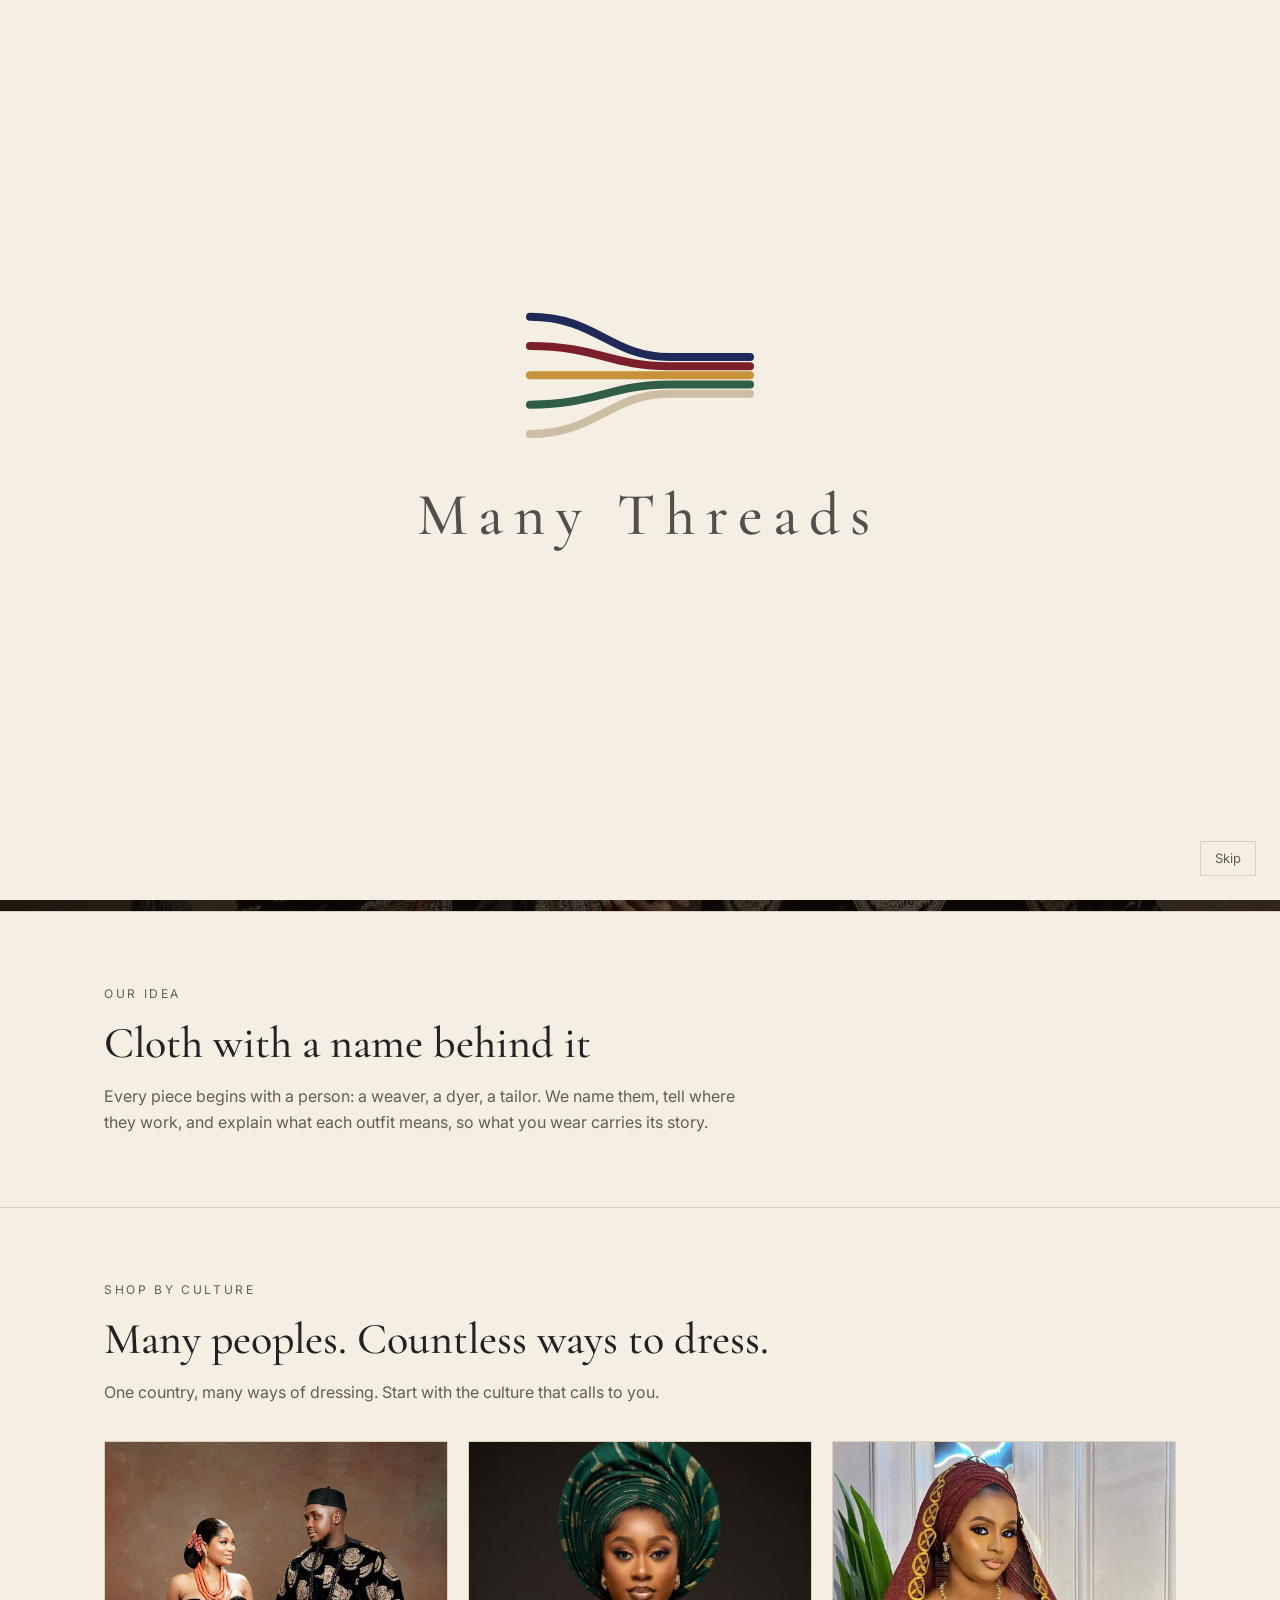
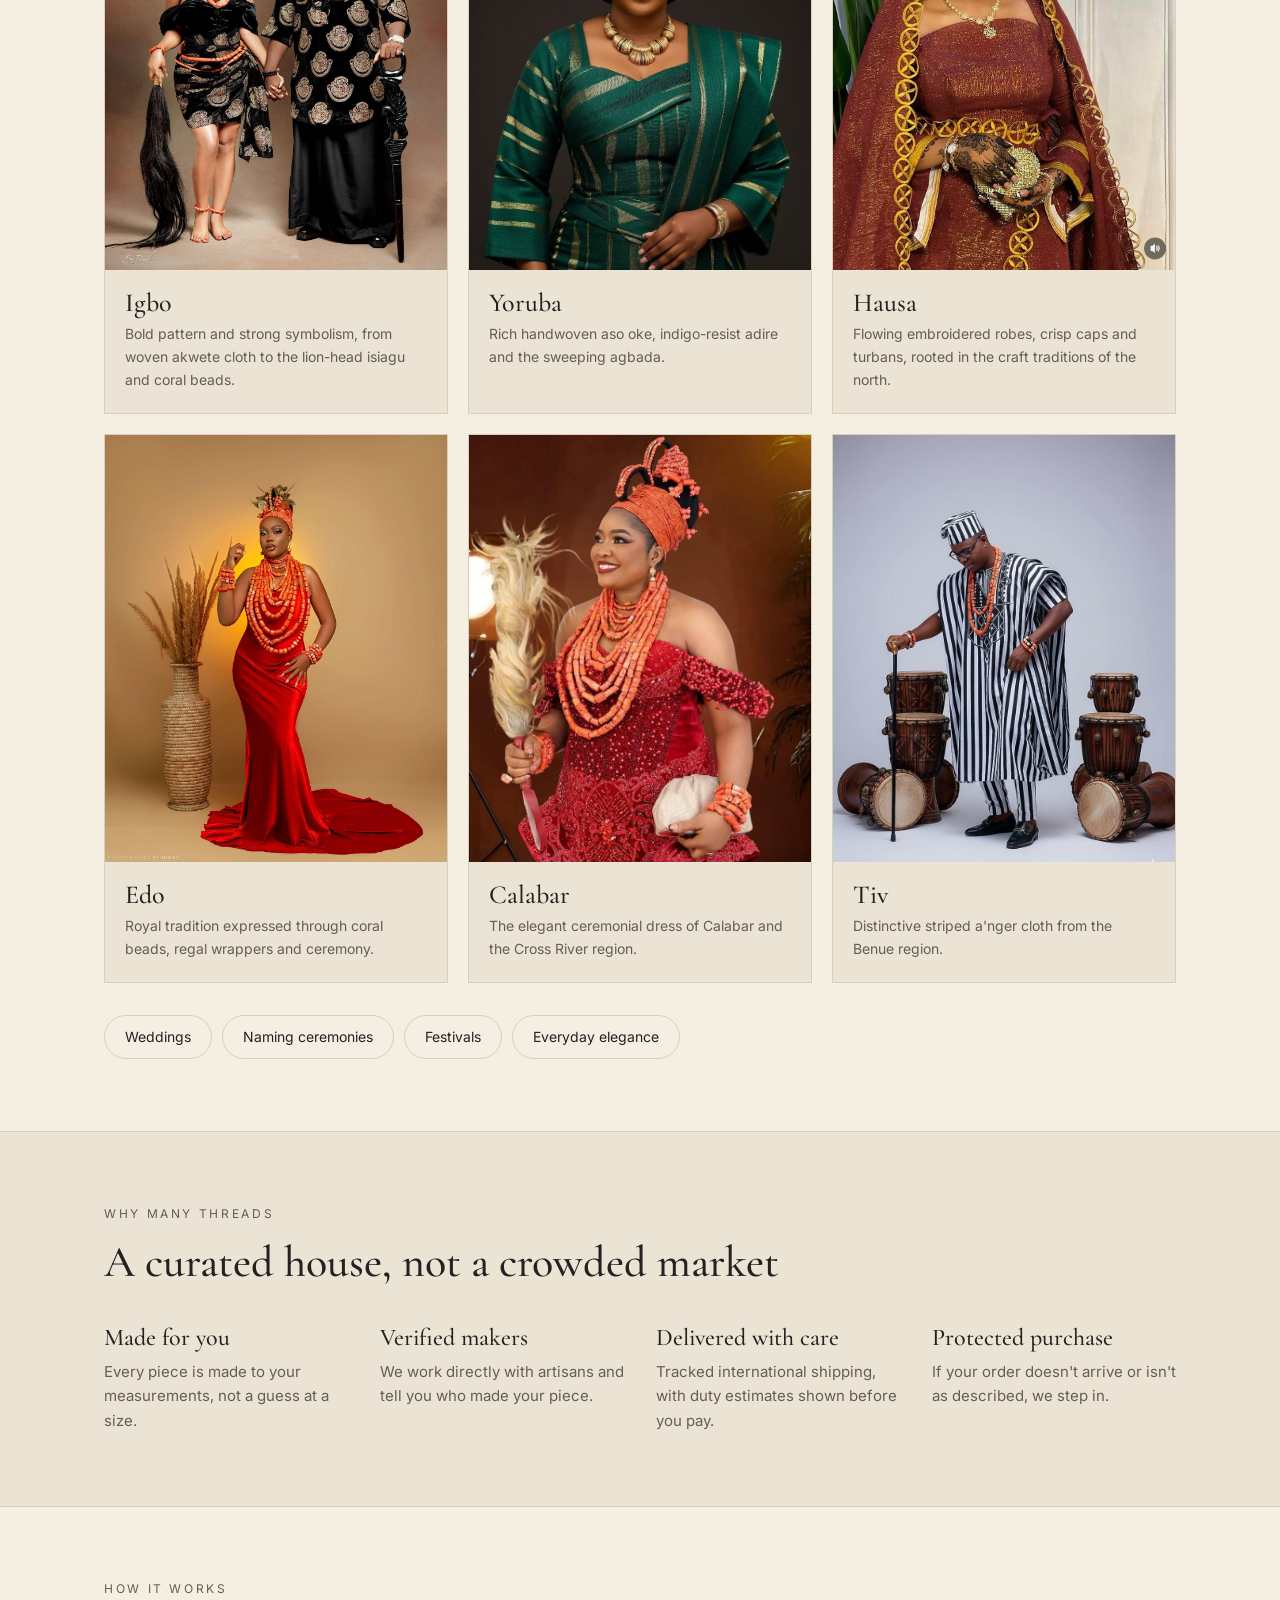
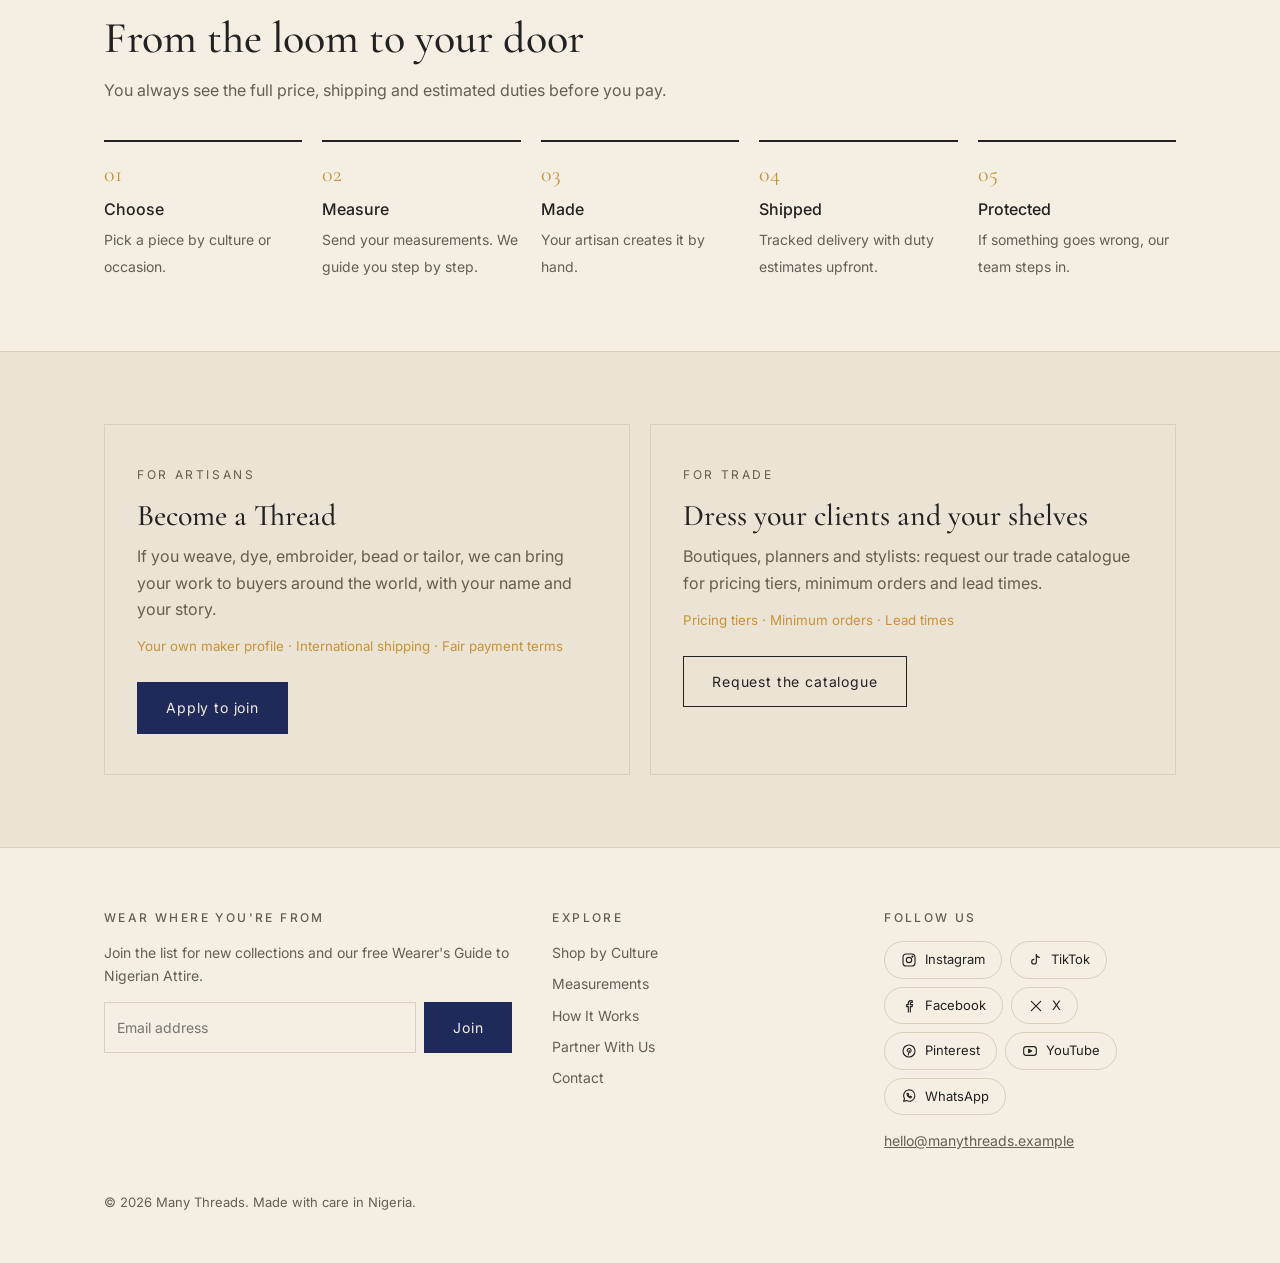
<file: index.html>
<!doctype html>
<html lang="en"><head><meta charset="utf-8"><meta name="viewport" content="width=device-width, initial-scale=1, viewport-fit=cover"><title>Many Threads | Nigerian Traditional Attire, Made to Measure</title><meta name="description" content="A curated house of Nigerian attire: handwoven, made-to-measure Igbo, Yoruba, Hausa, Edo, Calabar and Tiv clothing, shipped worldwide."><link rel="canonical" href="https://manythreads.netlify.app/"><meta name="robots" content="index,follow,max-image-preview:large"><meta name="theme-color" content="#F4EEE3"><link rel="icon" type="image/svg+xml" href="assets/favicon.svg"><link rel="apple-touch-icon" href="assets/logo.png"><meta property="og:type" content="website"><meta property="og:site_name" content="Many Threads"><meta property="og:locale" content="en"><meta property="og:title" content="Many Threads | Nigerian Traditional Attire, Made to Measure"><meta property="og:description" content="A curated house of Nigerian attire: handwoven, made-to-measure Igbo, Yoruba, Hausa, Edo, Calabar and Tiv clothing, shipped worldwide."><meta property="og:url" content="https://manythreads.netlify.app/"><meta property="og:image" content="https://manythreads.netlify.app/assets/og.jpg"><meta property="og:image:width" content="1200"><meta property="og:image:height" content="630"><meta property="og:image:alt" content="Many Threads: One Home, Many Threads"><meta name="twitter:card" content="summary_large_image"><meta name="twitter:title" content="Many Threads | Nigerian Traditional Attire, Made to Measure"><meta name="twitter:description" content="A curated house of Nigerian attire: handwoven, made-to-measure Igbo, Yoruba, Hausa, Edo, Calabar and Tiv clothing, shipped worldwide."><meta name="twitter:image" content="https://manythreads.netlify.app/assets/og.jpg"><script type="application/ld+json">{"@context": "https://schema.org", "@graph": [{"@type": "Organization", "@id": "https://manythreads.netlify.app/#org", "name": "Many Threads", "url": "https://manythreads.netlify.app/", "logo": "https://manythreads.netlify.app/assets/logo.png", "slogan": "One Home, Many Threads", "description": "A curated house of Nigerian attire: handwoven, made-to-measure Igbo, Yoruba, Hausa, Edo, Calabar and Tiv clothing, shipped worldwide."}, {"@type": "WebSite", "@id": "https://manythreads.netlify.app/#site", "url": "https://manythreads.netlify.app/", "name": "Many Threads", "publisher": {"@id": "https://manythreads.netlify.app/#org"}}]}</script><link href="https://fonts.googleapis.com/css2?family=Cormorant+Garamond:wght@400;500;600&family=Inter:wght@400;500&display=swap" rel="stylesheet"><link rel="stylesheet" href="assets/site.css"></head>
<body data-page="home" data-id=""><div id="root"><main style="padding:24px"><h1>Many Threads</h1><p>A curated house of Nigerian attire: handwoven, made-to-measure Igbo, Yoruba, Hausa, Edo, Calabar and Tiv clothing, shipped worldwide.</p><p><a href="index.html">Home</a> <a href="cultures.html">Shop by culture</a> <a href="measurements.html">Measurements</a> <a href="how.html">How it works</a> <a href="partner.html">Partner with us</a> <a href="contact.html">Contact</a> <a href="igbo.html">Igbo</a> <a href="yoruba.html">Yoruba</a> <a href="hausa.html">Hausa</a> <a href="edo.html">Edo</a> <a href="calabar.html">Calabar</a> <a href="tiv.html">Tiv</a></p></main></div><noscript>Please enable JavaScript to view this site.</noscript><script src="assets/site.js"></script></body></html>
</file>
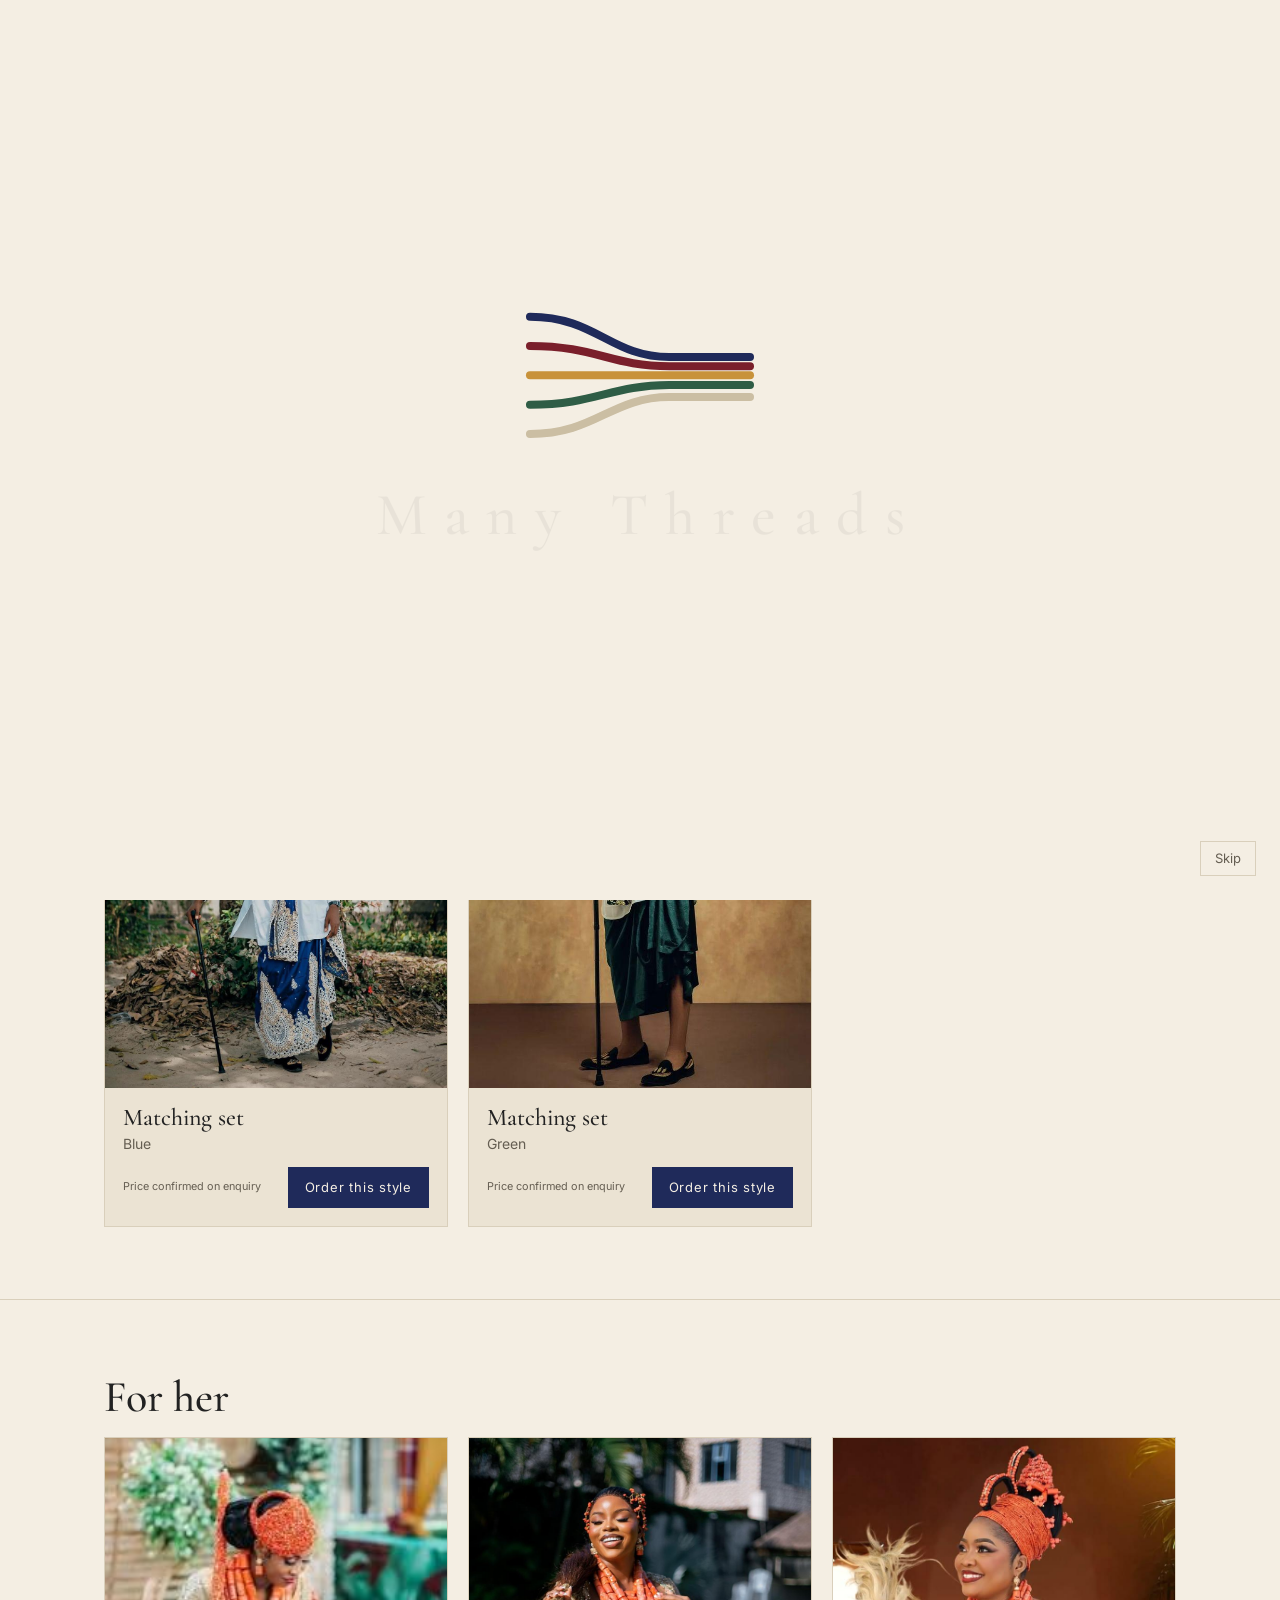
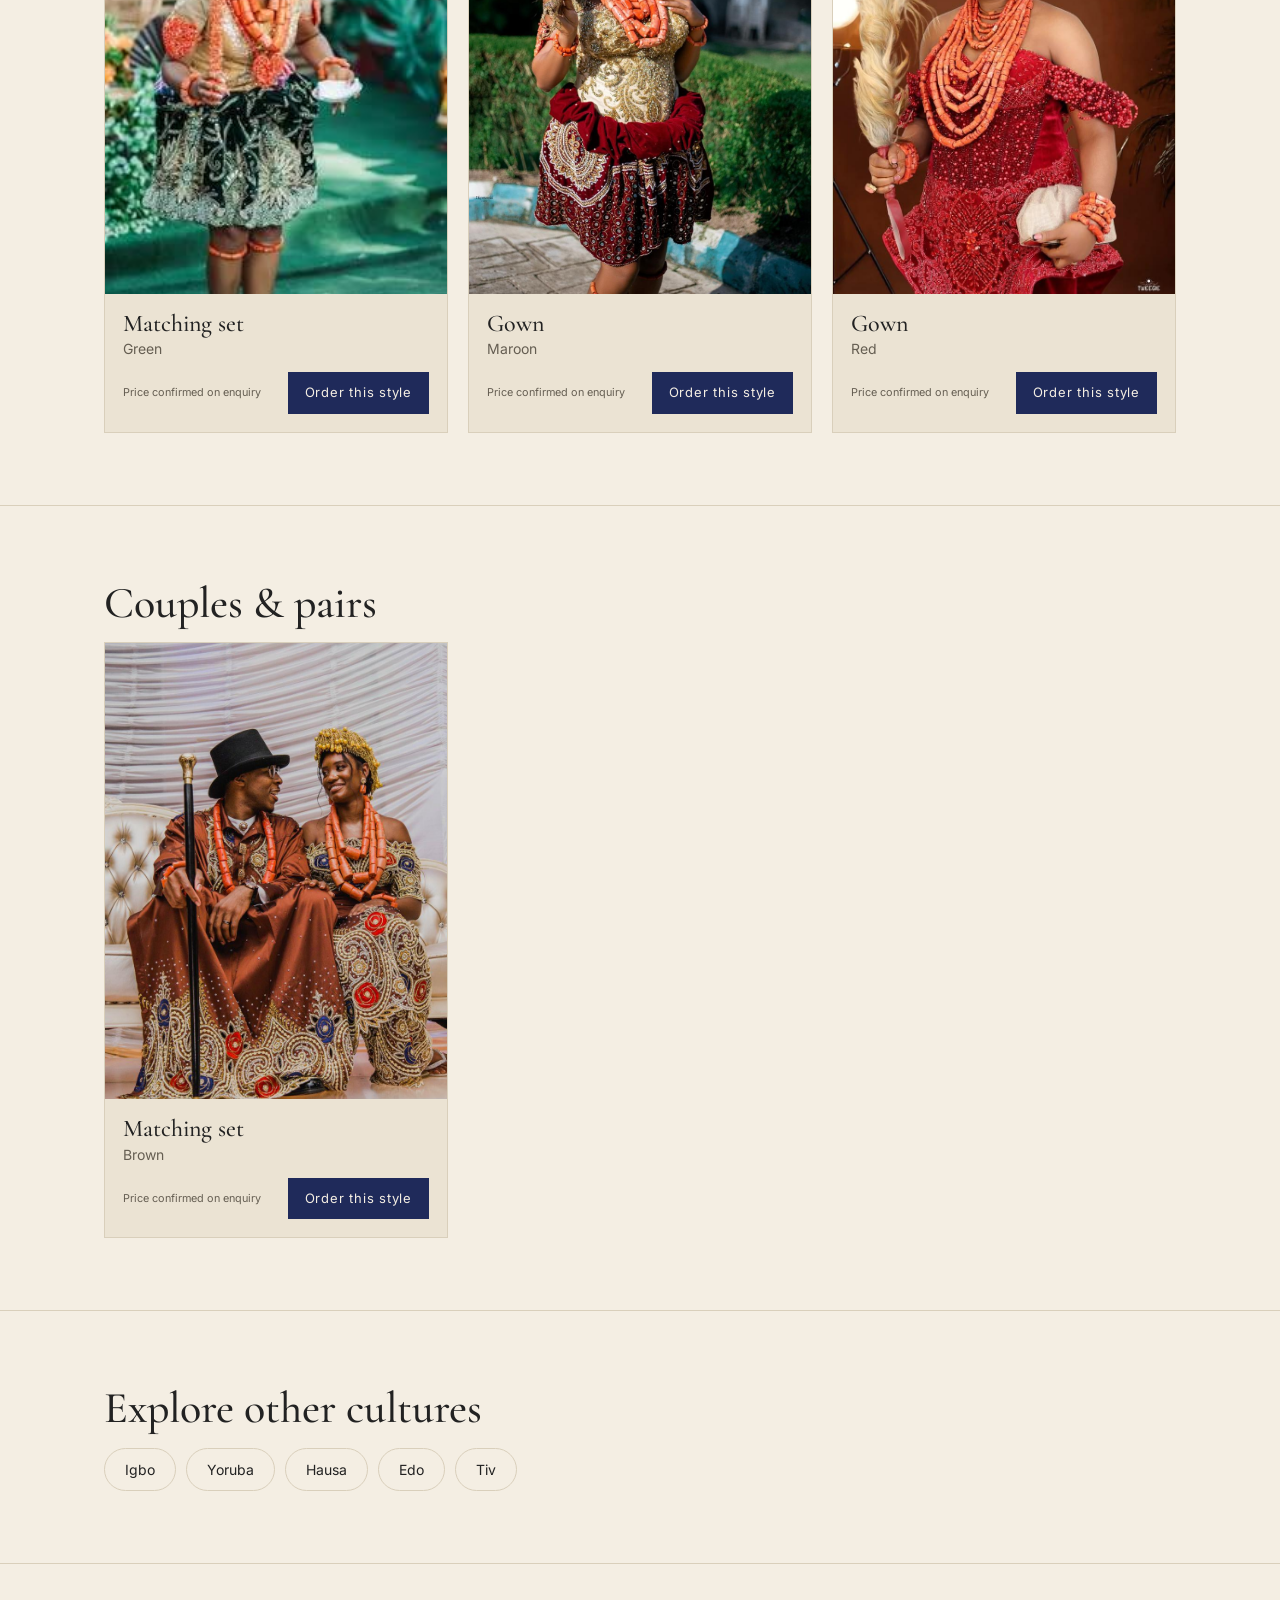
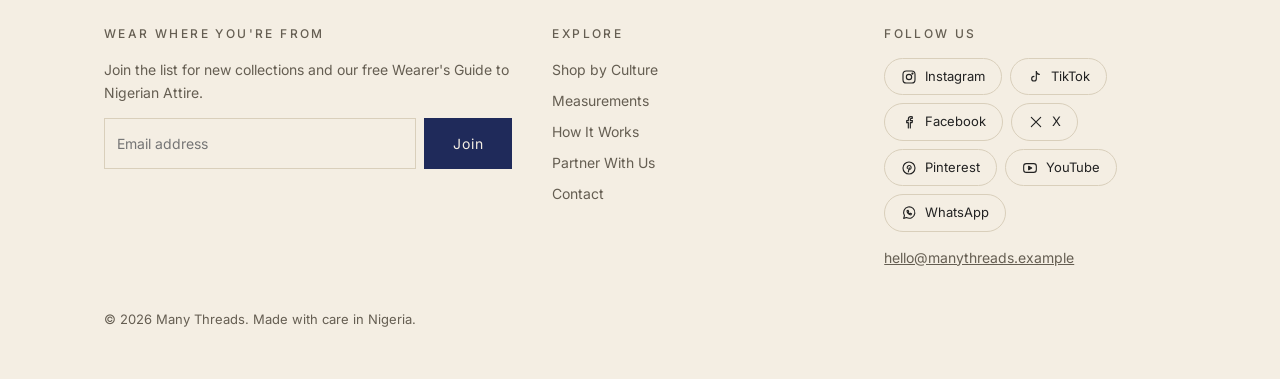
<file: calabar.html>
<!doctype html>
<html lang="en"><head><meta charset="utf-8"><meta name="viewport" content="width=device-width, initial-scale=1, viewport-fit=cover"><title>Calabar Attire: Efik &amp; Ibibio Dress | Many Threads</title><meta name="description" content="Shop made-to-measure Calabar attire (Efik and Ibibio): ceremonial dress, coral beads and wrappers, shipped worldwide."><link rel="canonical" href="https://manythreads.netlify.app/calabar"><meta name="robots" content="index,follow,max-image-preview:large"><meta name="theme-color" content="#F4EEE3"><link rel="icon" type="image/svg+xml" href="assets/favicon.svg"><link rel="apple-touch-icon" href="assets/logo.png"><meta property="og:type" content="website"><meta property="og:site_name" content="Many Threads"><meta property="og:locale" content="en"><meta property="og:title" content="Calabar Attire: Efik &amp; Ibibio Dress | Many Threads"><meta property="og:description" content="Shop made-to-measure Calabar attire (Efik and Ibibio): ceremonial dress, coral beads and wrappers, shipped worldwide."><meta property="og:url" content="https://manythreads.netlify.app/calabar"><meta property="og:image" content="https://manythreads.netlify.app/assets/og.jpg"><meta property="og:image:width" content="1200"><meta property="og:image:height" content="630"><meta property="og:image:alt" content="Many Threads: One Home, Many Threads"><meta name="twitter:card" content="summary_large_image"><meta name="twitter:title" content="Calabar Attire: Efik &amp; Ibibio Dress | Many Threads"><meta name="twitter:description" content="Shop made-to-measure Calabar attire (Efik and Ibibio): ceremonial dress, coral beads and wrappers, shipped worldwide."><meta name="twitter:image" content="https://manythreads.netlify.app/assets/og.jpg"><script type="application/ld+json">{"@context": "https://schema.org", "@graph": [{"@type": "BreadcrumbList", "itemListElement": [{"@type": "ListItem", "position": 1, "name": "Home", "item": "https://manythreads.netlify.app/"}, {"@type": "ListItem", "position": 2, "name": "Shop by culture", "item": "https://manythreads.netlify.app/cultures"}, {"@type": "ListItem", "position": 3, "name": "Calabar Attire: Efik & Ibibio Dress", "item": "https://manythreads.netlify.app/calabar"}]}]}</script><link href="https://fonts.googleapis.com/css2?family=Cormorant+Garamond:wght@400;500;600&family=Inter:wght@400;500&display=swap" rel="stylesheet"><link rel="stylesheet" href="assets/site.css"></head>
<body data-page="culture" data-id="calabar"><div id="root"><main style="padding:24px"><h1>Calabar Attire: Efik &amp; Ibibio Dress</h1><p>Shop made-to-measure Calabar attire (Efik and Ibibio): ceremonial dress, coral beads and wrappers, shipped worldwide.</p><p><a href="index.html">Home</a> <a href="cultures.html">Shop by culture</a> <a href="measurements.html">Measurements</a> <a href="how.html">How it works</a> <a href="partner.html">Partner with us</a> <a href="contact.html">Contact</a> <a href="igbo.html">Igbo</a> <a href="yoruba.html">Yoruba</a> <a href="hausa.html">Hausa</a> <a href="edo.html">Edo</a> <a href="calabar.html">Calabar</a> <a href="tiv.html">Tiv</a></p></main></div><noscript>Please enable JavaScript to view this site.</noscript><script src="assets/site.js"></script></body></html>
</file>
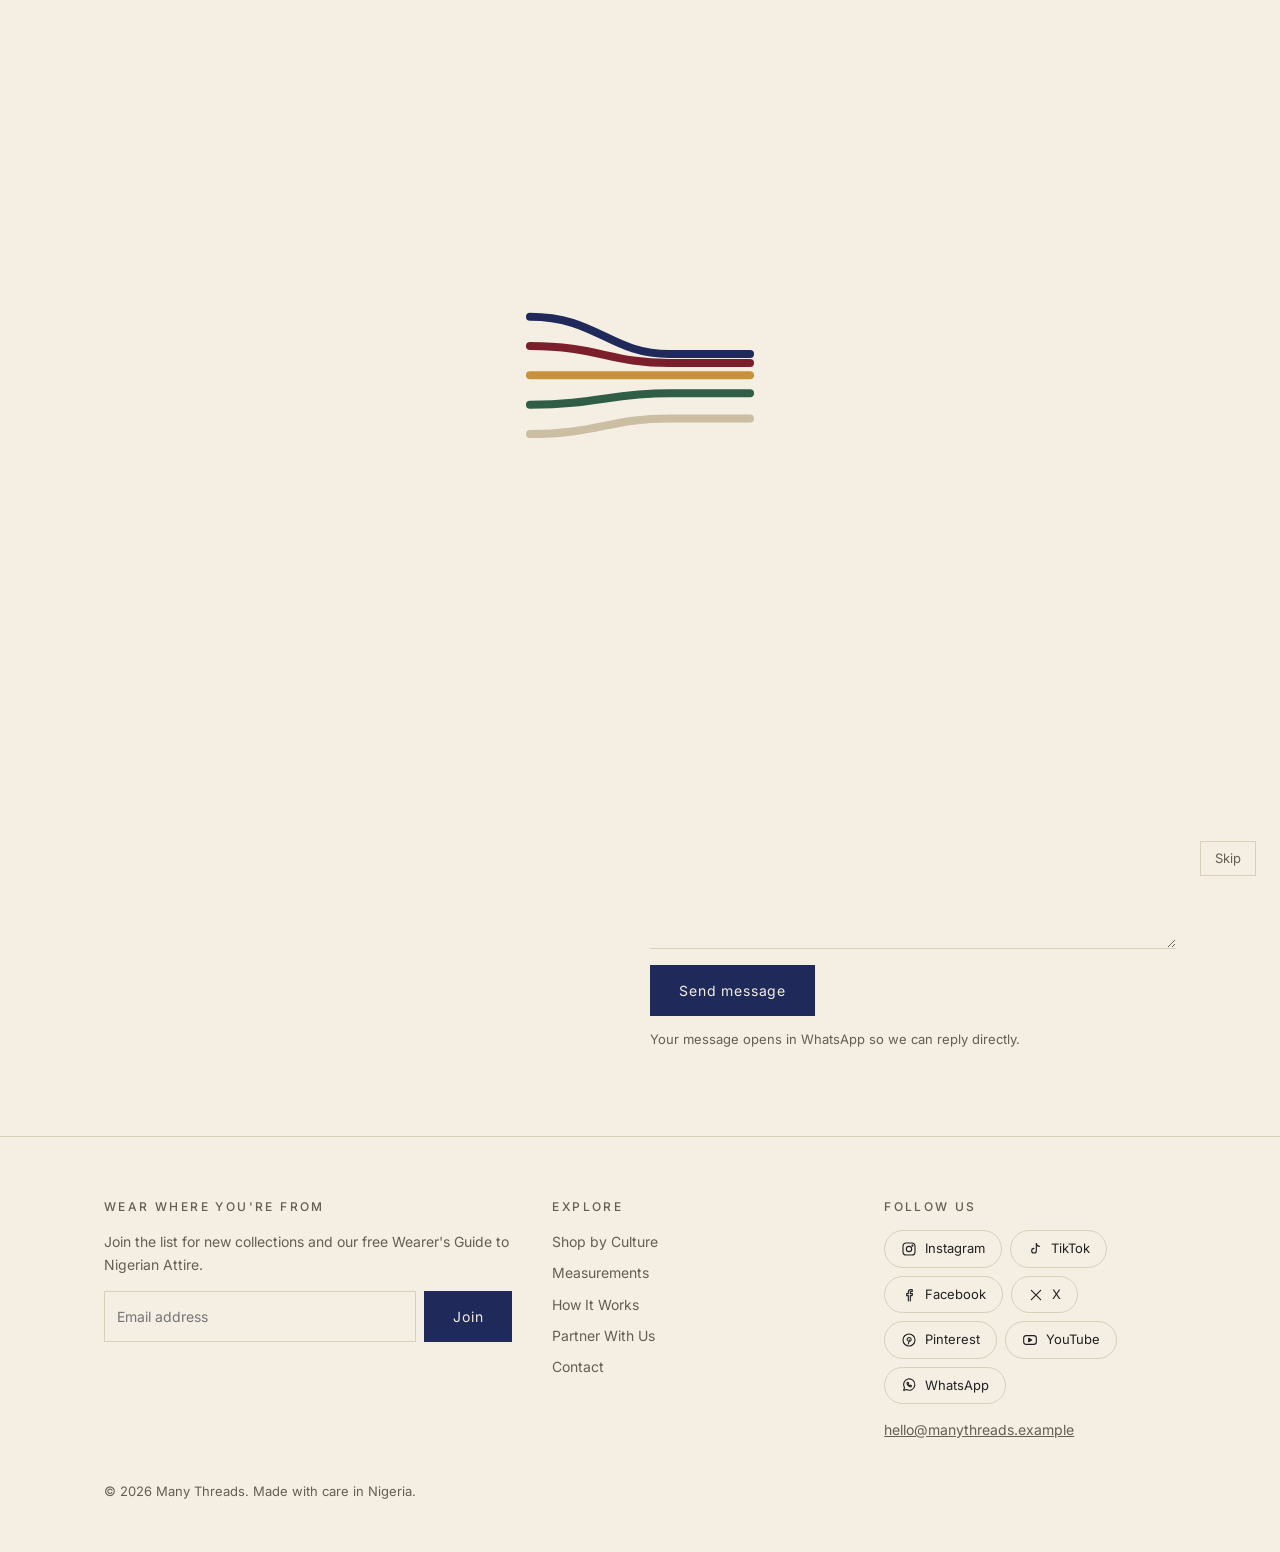
<file: contact.html>
<!doctype html>
<html lang="en"><head><meta charset="utf-8"><meta name="viewport" content="width=device-width, initial-scale=1, viewport-fit=cover"><title>Contact Many Threads</title><meta name="description" content="Questions about fit, culture or delivery? Reach Many Threads on WhatsApp, email or social media."><link rel="canonical" href="https://manythreads.netlify.app/contact"><meta name="robots" content="index,follow,max-image-preview:large"><meta name="theme-color" content="#F4EEE3"><link rel="icon" type="image/svg+xml" href="assets/favicon.svg"><link rel="apple-touch-icon" href="assets/logo.png"><meta property="og:type" content="website"><meta property="og:site_name" content="Many Threads"><meta property="og:locale" content="en"><meta property="og:title" content="Contact Many Threads"><meta property="og:description" content="Questions about fit, culture or delivery? Reach Many Threads on WhatsApp, email or social media."><meta property="og:url" content="https://manythreads.netlify.app/contact"><meta property="og:image" content="https://manythreads.netlify.app/assets/og.jpg"><meta property="og:image:width" content="1200"><meta property="og:image:height" content="630"><meta property="og:image:alt" content="Many Threads: One Home, Many Threads"><meta name="twitter:card" content="summary_large_image"><meta name="twitter:title" content="Contact Many Threads"><meta name="twitter:description" content="Questions about fit, culture or delivery? Reach Many Threads on WhatsApp, email or social media."><meta name="twitter:image" content="https://manythreads.netlify.app/assets/og.jpg"><script type="application/ld+json">{"@context": "https://schema.org", "@graph": [{"@type": "BreadcrumbList", "itemListElement": [{"@type": "ListItem", "position": 1, "name": "Home", "item": "https://manythreads.netlify.app/"}, {"@type": "ListItem", "position": 2, "name": "Contact Many Threads", "item": "https://manythreads.netlify.app/contact"}]}]}</script><link href="https://fonts.googleapis.com/css2?family=Cormorant+Garamond:wght@400;500;600&family=Inter:wght@400;500&display=swap" rel="stylesheet"><link rel="stylesheet" href="assets/site.css"></head>
<body data-page="contact" data-id=""><div id="root"><main style="padding:24px"><h1>Contact Many Threads</h1><p>Questions about fit, culture or delivery? Reach Many Threads on WhatsApp, email or social media.</p><p><a href="index.html">Home</a> <a href="cultures.html">Shop by culture</a> <a href="measurements.html">Measurements</a> <a href="how.html">How it works</a> <a href="partner.html">Partner with us</a> <a href="contact.html">Contact</a> <a href="igbo.html">Igbo</a> <a href="yoruba.html">Yoruba</a> <a href="hausa.html">Hausa</a> <a href="edo.html">Edo</a> <a href="calabar.html">Calabar</a> <a href="tiv.html">Tiv</a></p></main></div><noscript>Please enable JavaScript to view this site.</noscript><script src="assets/site.js"></script></body></html>
</file>
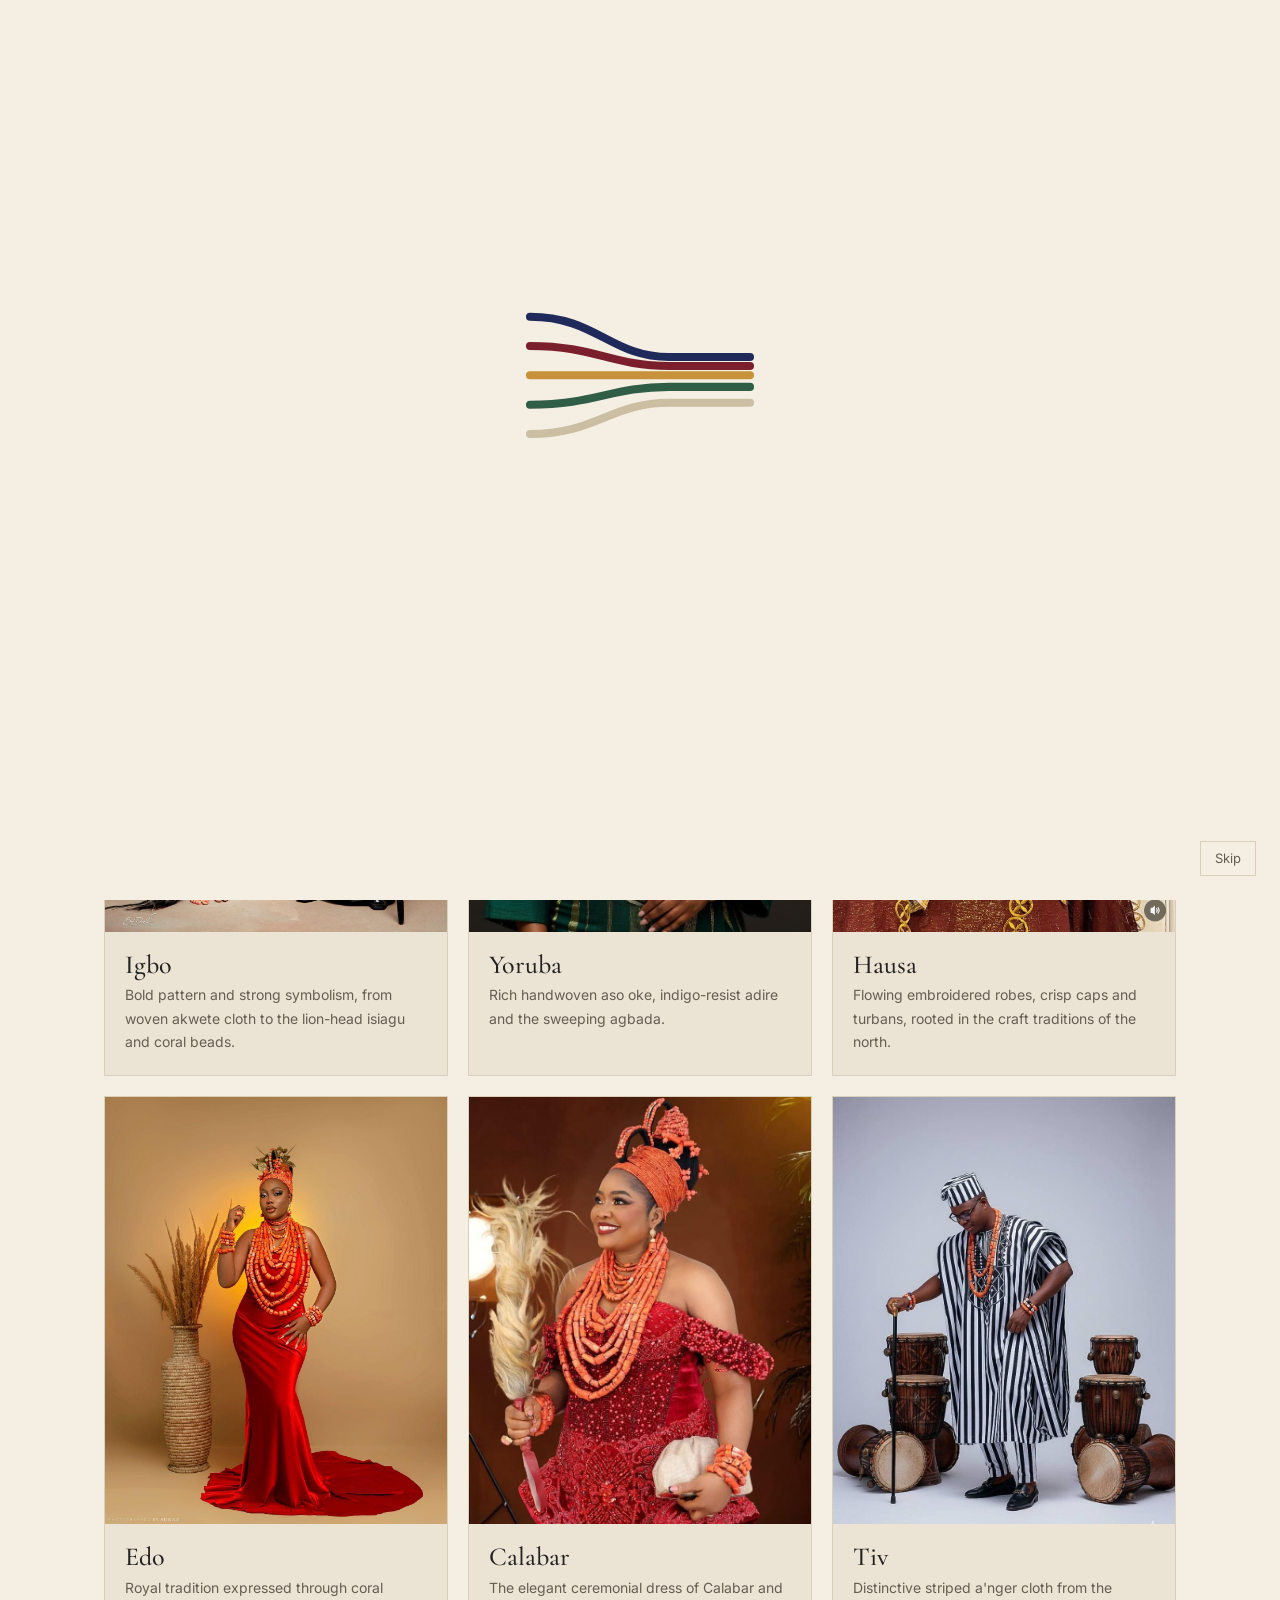
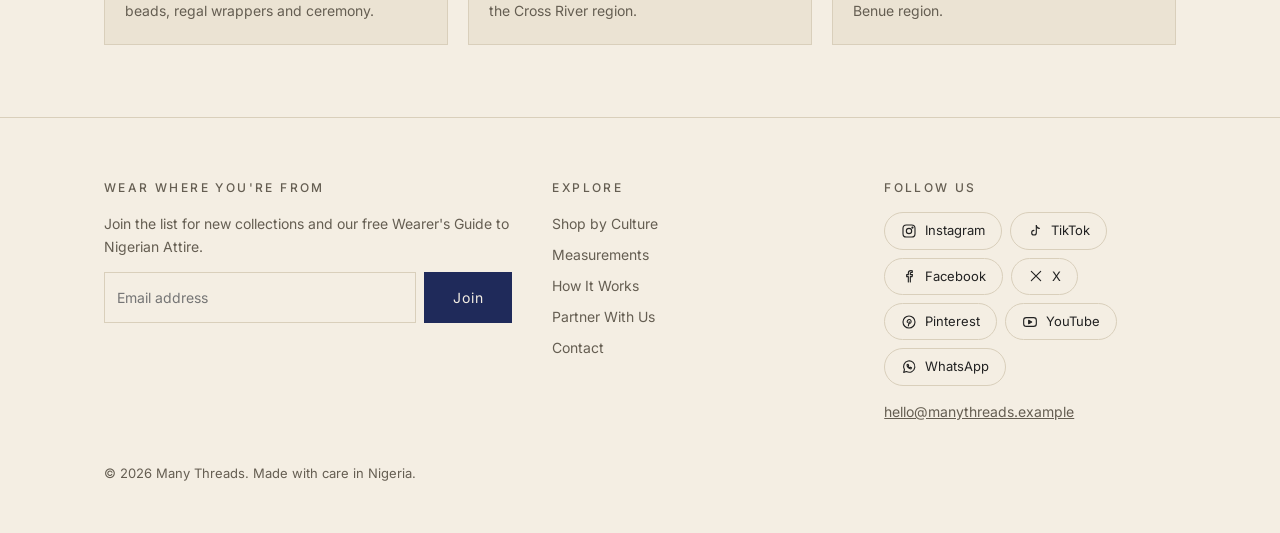
<file: cultures.html>
<!doctype html>
<html lang="en"><head><meta charset="utf-8"><meta name="viewport" content="width=device-width, initial-scale=1, viewport-fit=cover"><title>Shop Nigerian Attire by Culture | Many Threads</title><meta name="description" content="Browse Nigerian traditional attire by culture: Igbo, Yoruba, Hausa, Edo, Calabar and Tiv. Made to measure and shipped worldwide."><link rel="canonical" href="https://manythreads.netlify.app/cultures"><meta name="robots" content="index,follow,max-image-preview:large"><meta name="theme-color" content="#F4EEE3"><link rel="icon" type="image/svg+xml" href="assets/favicon.svg"><link rel="apple-touch-icon" href="assets/logo.png"><meta property="og:type" content="website"><meta property="og:site_name" content="Many Threads"><meta property="og:locale" content="en"><meta property="og:title" content="Shop Nigerian Attire by Culture | Many Threads"><meta property="og:description" content="Browse Nigerian traditional attire by culture: Igbo, Yoruba, Hausa, Edo, Calabar and Tiv. Made to measure and shipped worldwide."><meta property="og:url" content="https://manythreads.netlify.app/cultures"><meta property="og:image" content="https://manythreads.netlify.app/assets/og.jpg"><meta property="og:image:width" content="1200"><meta property="og:image:height" content="630"><meta property="og:image:alt" content="Many Threads: One Home, Many Threads"><meta name="twitter:card" content="summary_large_image"><meta name="twitter:title" content="Shop Nigerian Attire by Culture | Many Threads"><meta name="twitter:description" content="Browse Nigerian traditional attire by culture: Igbo, Yoruba, Hausa, Edo, Calabar and Tiv. Made to measure and shipped worldwide."><meta name="twitter:image" content="https://manythreads.netlify.app/assets/og.jpg"><script type="application/ld+json">{"@context": "https://schema.org", "@graph": [{"@type": "BreadcrumbList", "itemListElement": [{"@type": "ListItem", "position": 1, "name": "Home", "item": "https://manythreads.netlify.app/"}, {"@type": "ListItem", "position": 2, "name": "Shop Nigerian Attire by Culture", "item": "https://manythreads.netlify.app/cultures"}]}]}</script><link href="https://fonts.googleapis.com/css2?family=Cormorant+Garamond:wght@400;500;600&family=Inter:wght@400;500&display=swap" rel="stylesheet"><link rel="stylesheet" href="assets/site.css"></head>
<body data-page="cultures" data-id=""><div id="root"><main style="padding:24px"><h1>Shop Nigerian Attire by Culture</h1><p>Browse Nigerian traditional attire by culture: Igbo, Yoruba, Hausa, Edo, Calabar and Tiv. Made to measure and shipped worldwide.</p><p><a href="index.html">Home</a> <a href="cultures.html">Shop by culture</a> <a href="measurements.html">Measurements</a> <a href="how.html">How it works</a> <a href="partner.html">Partner with us</a> <a href="contact.html">Contact</a> <a href="igbo.html">Igbo</a> <a href="yoruba.html">Yoruba</a> <a href="hausa.html">Hausa</a> <a href="edo.html">Edo</a> <a href="calabar.html">Calabar</a> <a href="tiv.html">Tiv</a></p></main></div><noscript>Please enable JavaScript to view this site.</noscript><script src="assets/site.js"></script></body></html>
</file>
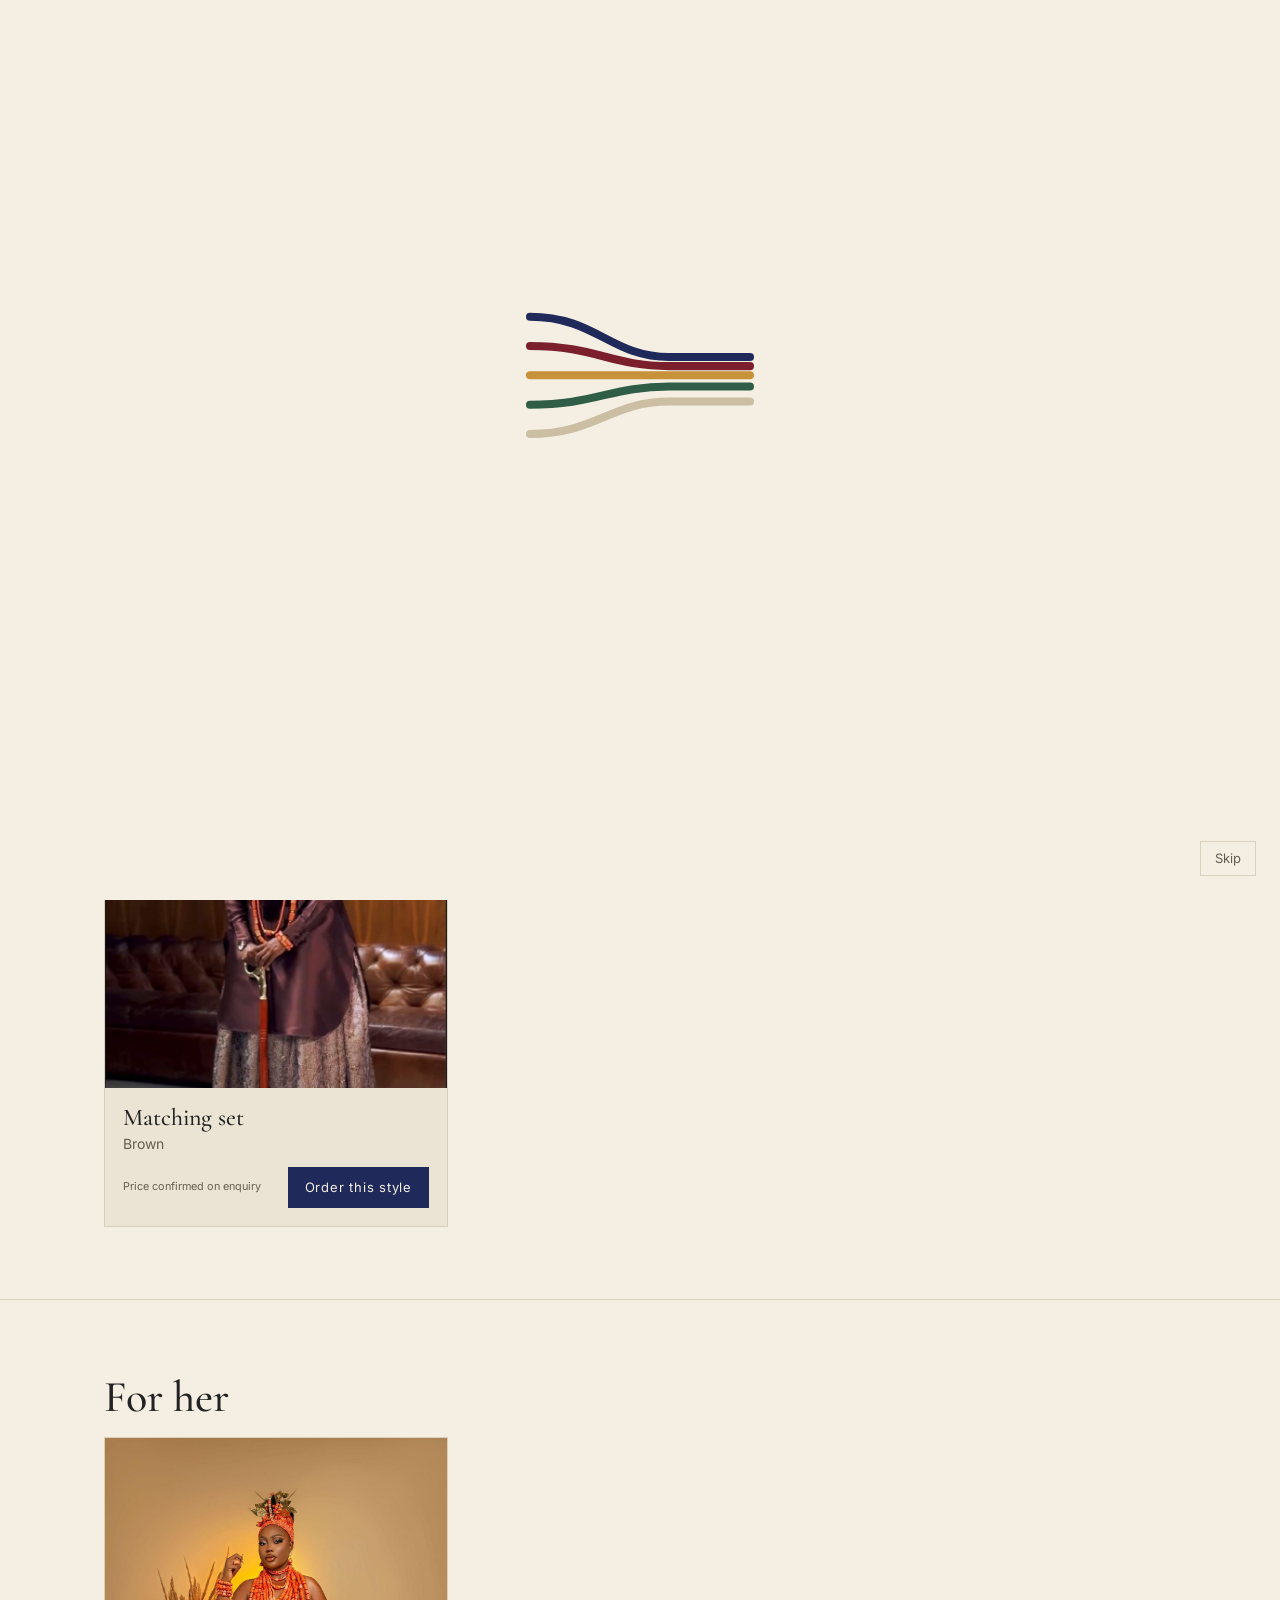
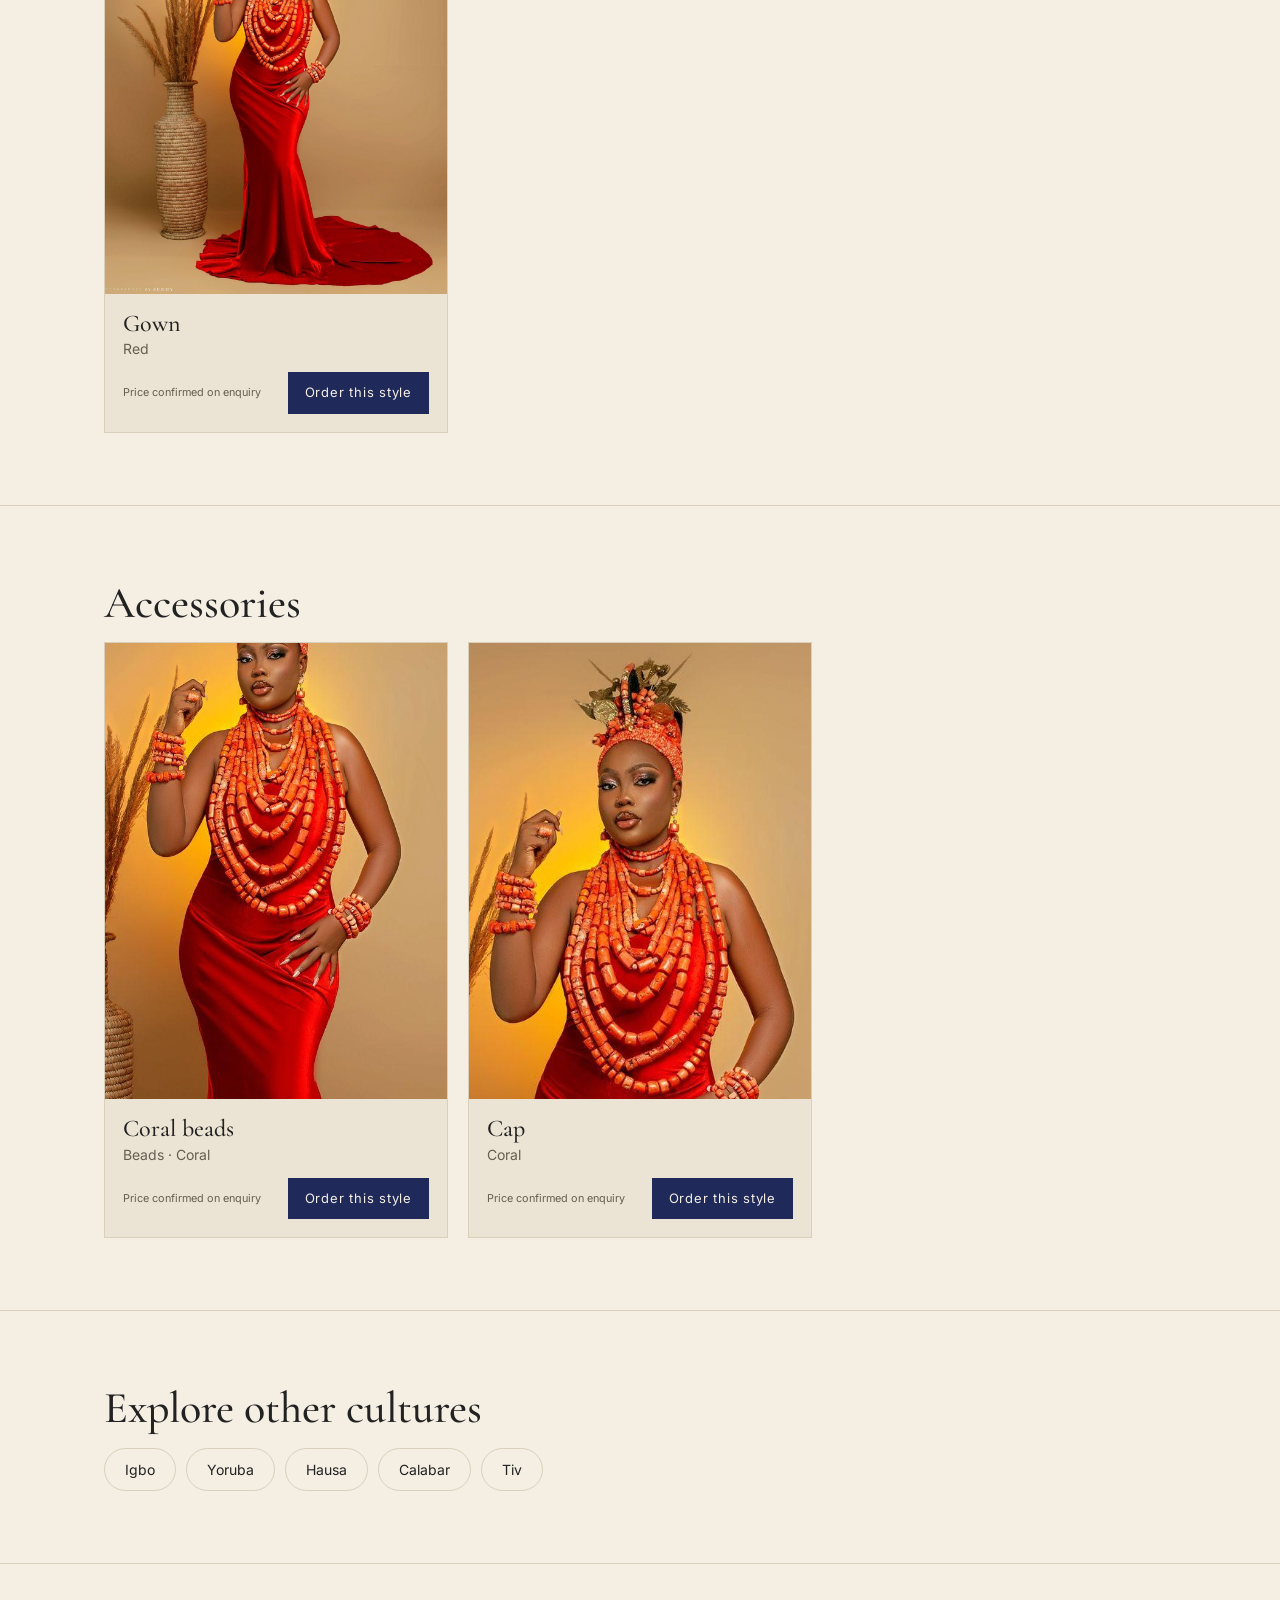
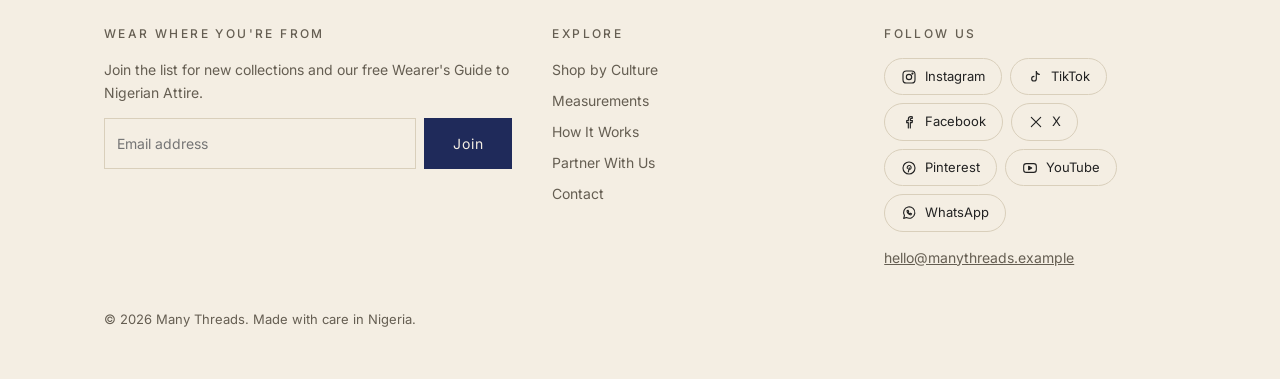
<file: edo.html>
<!doctype html>
<html lang="en"><head><meta charset="utf-8"><meta name="viewport" content="width=device-width, initial-scale=1, viewport-fit=cover"><title>Edo Attire: Coral Bead Regalia &amp; Wrappers | Many Threads</title><meta name="description" content="Shop made-to-measure Edo attire: coral bead regalia, wrappers and ceremonial dress, shipped worldwide."><link rel="canonical" href="https://manythreads.netlify.app/edo"><meta name="robots" content="index,follow,max-image-preview:large"><meta name="theme-color" content="#F4EEE3"><link rel="icon" type="image/svg+xml" href="assets/favicon.svg"><link rel="apple-touch-icon" href="assets/logo.png"><meta property="og:type" content="website"><meta property="og:site_name" content="Many Threads"><meta property="og:locale" content="en"><meta property="og:title" content="Edo Attire: Coral Bead Regalia &amp; Wrappers | Many Threads"><meta property="og:description" content="Shop made-to-measure Edo attire: coral bead regalia, wrappers and ceremonial dress, shipped worldwide."><meta property="og:url" content="https://manythreads.netlify.app/edo"><meta property="og:image" content="https://manythreads.netlify.app/assets/og.jpg"><meta property="og:image:width" content="1200"><meta property="og:image:height" content="630"><meta property="og:image:alt" content="Many Threads: One Home, Many Threads"><meta name="twitter:card" content="summary_large_image"><meta name="twitter:title" content="Edo Attire: Coral Bead Regalia &amp; Wrappers | Many Threads"><meta name="twitter:description" content="Shop made-to-measure Edo attire: coral bead regalia, wrappers and ceremonial dress, shipped worldwide."><meta name="twitter:image" content="https://manythreads.netlify.app/assets/og.jpg"><script type="application/ld+json">{"@context": "https://schema.org", "@graph": [{"@type": "BreadcrumbList", "itemListElement": [{"@type": "ListItem", "position": 1, "name": "Home", "item": "https://manythreads.netlify.app/"}, {"@type": "ListItem", "position": 2, "name": "Shop by culture", "item": "https://manythreads.netlify.app/cultures"}, {"@type": "ListItem", "position": 3, "name": "Edo Attire: Coral Bead Regalia & Wrappers", "item": "https://manythreads.netlify.app/edo"}]}]}</script><link href="https://fonts.googleapis.com/css2?family=Cormorant+Garamond:wght@400;500;600&family=Inter:wght@400;500&display=swap" rel="stylesheet"><link rel="stylesheet" href="assets/site.css"></head>
<body data-page="culture" data-id="edo"><div id="root"><main style="padding:24px"><h1>Edo Attire: Coral Bead Regalia &amp; Wrappers</h1><p>Shop made-to-measure Edo attire: coral bead regalia, wrappers and ceremonial dress, shipped worldwide.</p><p><a href="index.html">Home</a> <a href="cultures.html">Shop by culture</a> <a href="measurements.html">Measurements</a> <a href="how.html">How it works</a> <a href="partner.html">Partner with us</a> <a href="contact.html">Contact</a> <a href="igbo.html">Igbo</a> <a href="yoruba.html">Yoruba</a> <a href="hausa.html">Hausa</a> <a href="edo.html">Edo</a> <a href="calabar.html">Calabar</a> <a href="tiv.html">Tiv</a></p></main></div><noscript>Please enable JavaScript to view this site.</noscript><script src="assets/site.js"></script></body></html>
</file>
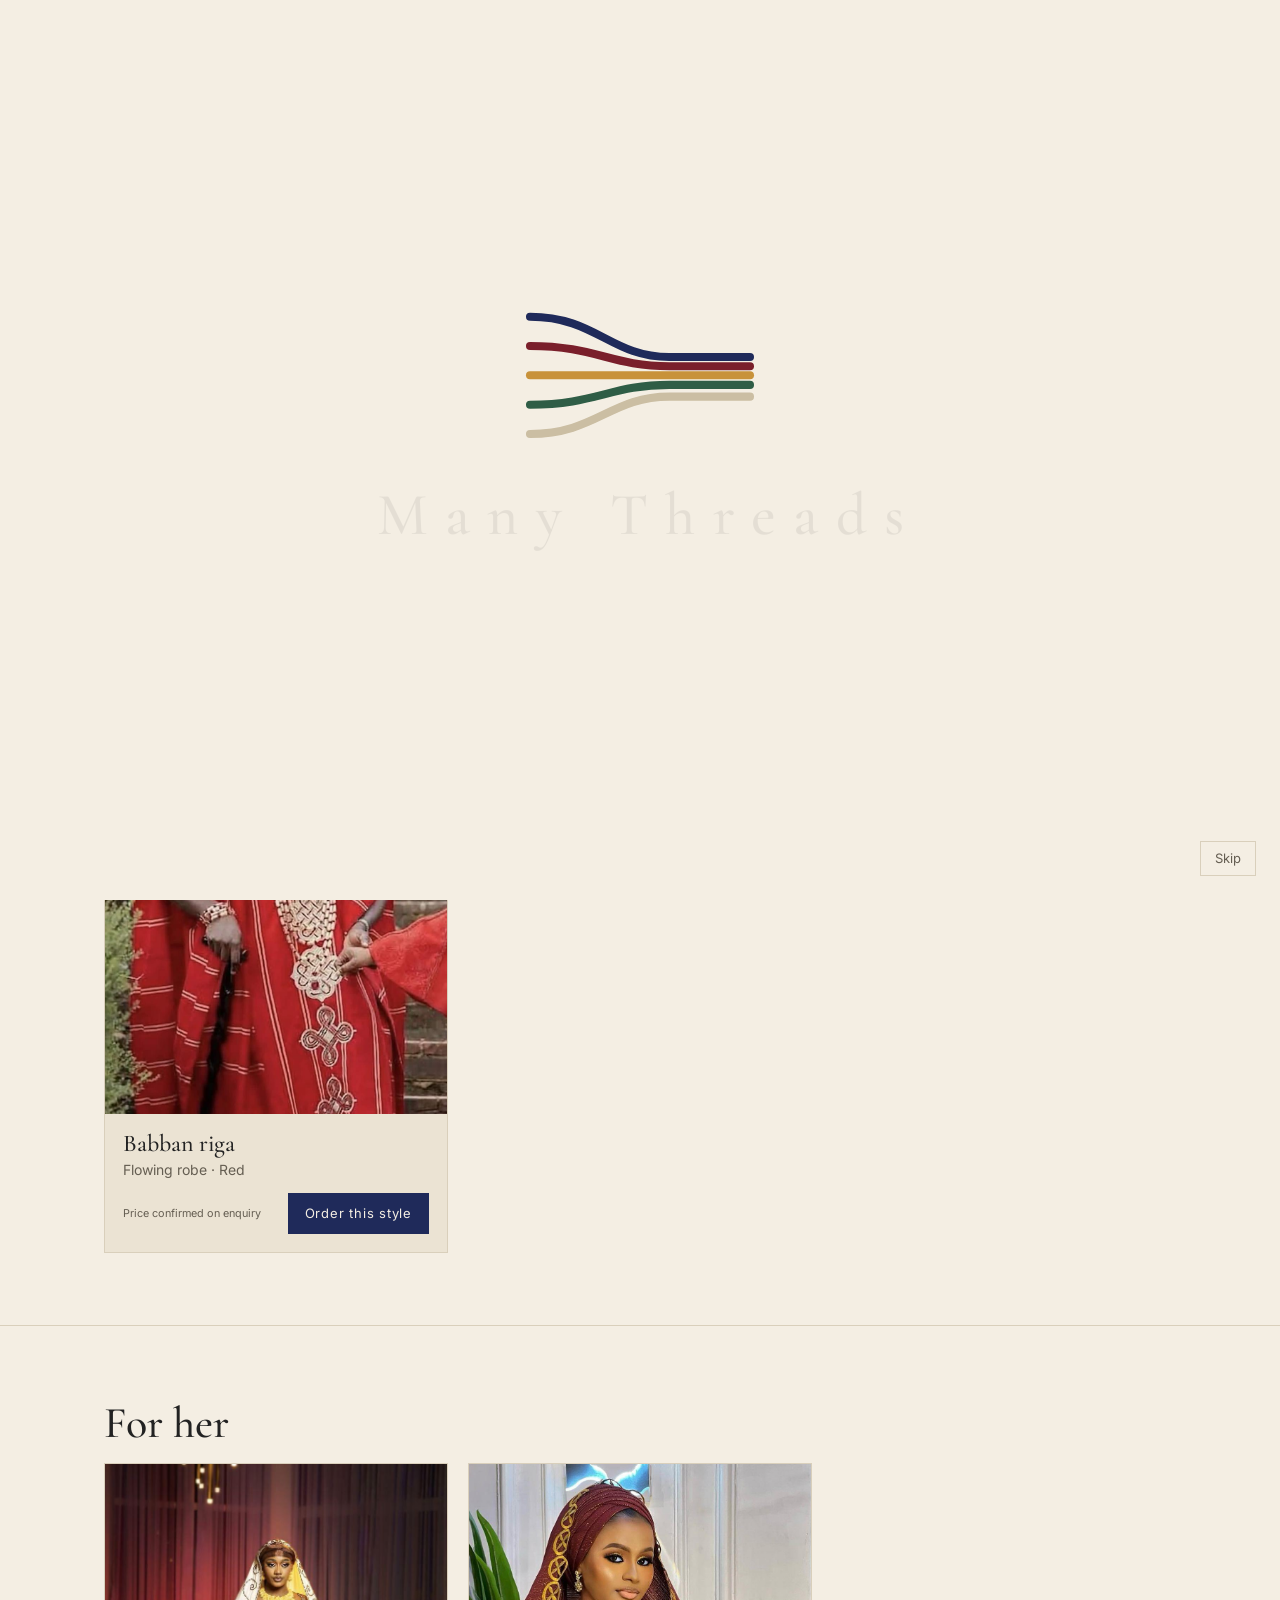
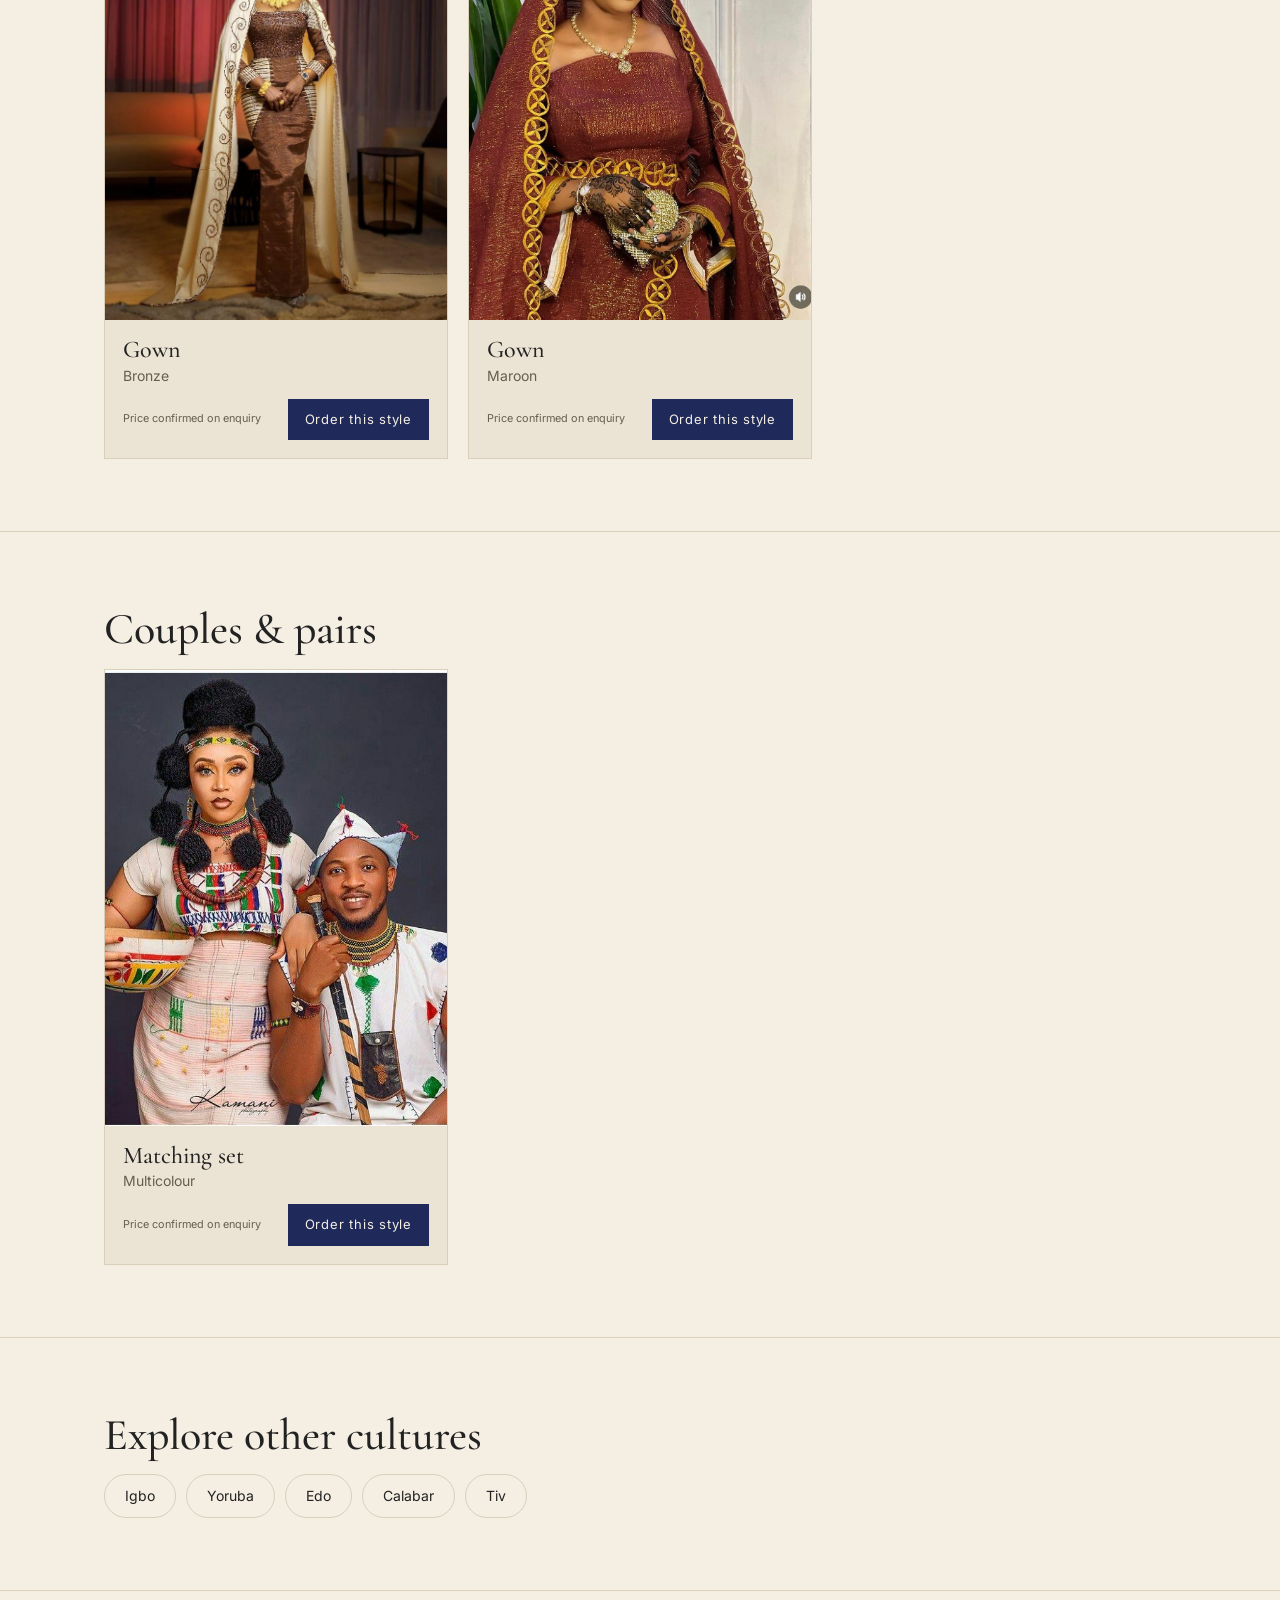
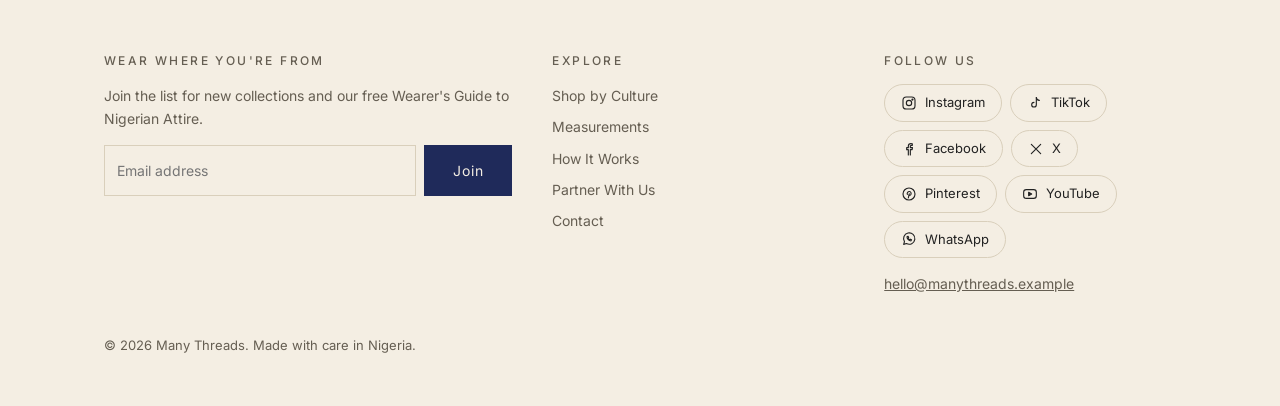
<file: hausa.html>
<!doctype html>
<html lang="en"><head><meta charset="utf-8"><meta name="viewport" content="width=device-width, initial-scale=1, viewport-fit=cover"><title>Hausa Attire: Babban Riga &amp; Embroidered Gowns | Many Threads</title><meta name="description" content="Shop made-to-measure Hausa attire: babban riga, embroidered gowns and veils, shipped worldwide."><link rel="canonical" href="https://manythreads.netlify.app/hausa"><meta name="robots" content="index,follow,max-image-preview:large"><meta name="theme-color" content="#F4EEE3"><link rel="icon" type="image/svg+xml" href="assets/favicon.svg"><link rel="apple-touch-icon" href="assets/logo.png"><meta property="og:type" content="website"><meta property="og:site_name" content="Many Threads"><meta property="og:locale" content="en"><meta property="og:title" content="Hausa Attire: Babban Riga &amp; Embroidered Gowns | Many Threads"><meta property="og:description" content="Shop made-to-measure Hausa attire: babban riga, embroidered gowns and veils, shipped worldwide."><meta property="og:url" content="https://manythreads.netlify.app/hausa"><meta property="og:image" content="https://manythreads.netlify.app/assets/og.jpg"><meta property="og:image:width" content="1200"><meta property="og:image:height" content="630"><meta property="og:image:alt" content="Many Threads: One Home, Many Threads"><meta name="twitter:card" content="summary_large_image"><meta name="twitter:title" content="Hausa Attire: Babban Riga &amp; Embroidered Gowns | Many Threads"><meta name="twitter:description" content="Shop made-to-measure Hausa attire: babban riga, embroidered gowns and veils, shipped worldwide."><meta name="twitter:image" content="https://manythreads.netlify.app/assets/og.jpg"><script type="application/ld+json">{"@context": "https://schema.org", "@graph": [{"@type": "BreadcrumbList", "itemListElement": [{"@type": "ListItem", "position": 1, "name": "Home", "item": "https://manythreads.netlify.app/"}, {"@type": "ListItem", "position": 2, "name": "Shop by culture", "item": "https://manythreads.netlify.app/cultures"}, {"@type": "ListItem", "position": 3, "name": "Hausa Attire: Babban Riga & Embroidered Gowns", "item": "https://manythreads.netlify.app/hausa"}]}]}</script><link href="https://fonts.googleapis.com/css2?family=Cormorant+Garamond:wght@400;500;600&family=Inter:wght@400;500&display=swap" rel="stylesheet"><link rel="stylesheet" href="assets/site.css"></head>
<body data-page="culture" data-id="hausa"><div id="root"><main style="padding:24px"><h1>Hausa Attire: Babban Riga &amp; Embroidered Gowns</h1><p>Shop made-to-measure Hausa attire: babban riga, embroidered gowns and veils, shipped worldwide.</p><p><a href="index.html">Home</a> <a href="cultures.html">Shop by culture</a> <a href="measurements.html">Measurements</a> <a href="how.html">How it works</a> <a href="partner.html">Partner with us</a> <a href="contact.html">Contact</a> <a href="igbo.html">Igbo</a> <a href="yoruba.html">Yoruba</a> <a href="hausa.html">Hausa</a> <a href="edo.html">Edo</a> <a href="calabar.html">Calabar</a> <a href="tiv.html">Tiv</a></p></main></div><noscript>Please enable JavaScript to view this site.</noscript><script src="assets/site.js"></script></body></html>
</file>
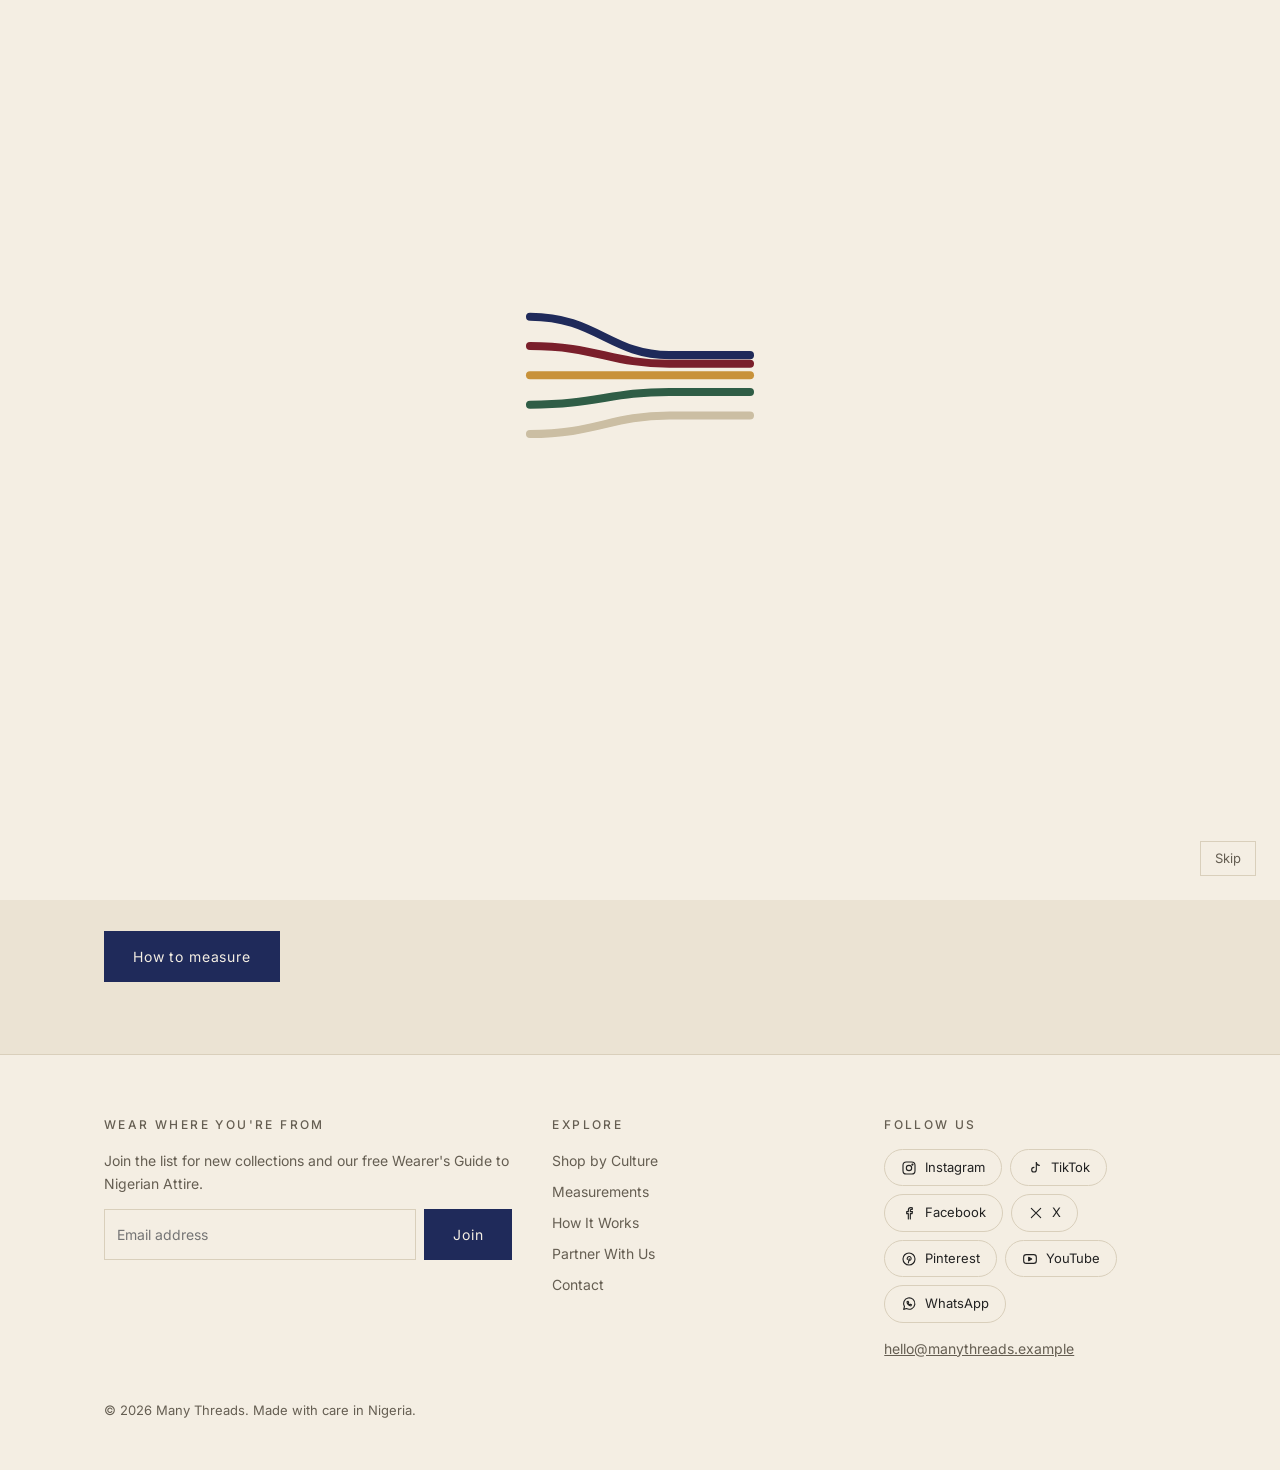
<file: how.html>
<!doctype html>
<html lang="en"><head><meta charset="utf-8"><meta name="viewport" content="width=device-width, initial-scale=1, viewport-fit=cover"><title>How It Works | Many Threads</title><meta name="description" content="From the loom to your door: choose a style, send your measurements and receive handmade Nigerian attire with tracked delivery."><link rel="canonical" href="https://manythreads.netlify.app/how"><meta name="robots" content="index,follow,max-image-preview:large"><meta name="theme-color" content="#F4EEE3"><link rel="icon" type="image/svg+xml" href="assets/favicon.svg"><link rel="apple-touch-icon" href="assets/logo.png"><meta property="og:type" content="website"><meta property="og:site_name" content="Many Threads"><meta property="og:locale" content="en"><meta property="og:title" content="How It Works | Many Threads"><meta property="og:description" content="From the loom to your door: choose a style, send your measurements and receive handmade Nigerian attire with tracked delivery."><meta property="og:url" content="https://manythreads.netlify.app/how"><meta property="og:image" content="https://manythreads.netlify.app/assets/og.jpg"><meta property="og:image:width" content="1200"><meta property="og:image:height" content="630"><meta property="og:image:alt" content="Many Threads: One Home, Many Threads"><meta name="twitter:card" content="summary_large_image"><meta name="twitter:title" content="How It Works | Many Threads"><meta name="twitter:description" content="From the loom to your door: choose a style, send your measurements and receive handmade Nigerian attire with tracked delivery."><meta name="twitter:image" content="https://manythreads.netlify.app/assets/og.jpg"><script type="application/ld+json">{"@context": "https://schema.org", "@graph": [{"@type": "BreadcrumbList", "itemListElement": [{"@type": "ListItem", "position": 1, "name": "Home", "item": "https://manythreads.netlify.app/"}, {"@type": "ListItem", "position": 2, "name": "How It Works", "item": "https://manythreads.netlify.app/how"}]}]}</script><link href="https://fonts.googleapis.com/css2?family=Cormorant+Garamond:wght@400;500;600&family=Inter:wght@400;500&display=swap" rel="stylesheet"><link rel="stylesheet" href="assets/site.css"></head>
<body data-page="how" data-id=""><div id="root"><main style="padding:24px"><h1>How It Works</h1><p>From the loom to your door: choose a style, send your measurements and receive handmade Nigerian attire with tracked delivery.</p><p><a href="index.html">Home</a> <a href="cultures.html">Shop by culture</a> <a href="measurements.html">Measurements</a> <a href="how.html">How it works</a> <a href="partner.html">Partner with us</a> <a href="contact.html">Contact</a> <a href="igbo.html">Igbo</a> <a href="yoruba.html">Yoruba</a> <a href="hausa.html">Hausa</a> <a href="edo.html">Edo</a> <a href="calabar.html">Calabar</a> <a href="tiv.html">Tiv</a></p></main></div><noscript>Please enable JavaScript to view this site.</noscript><script src="assets/site.js"></script></body></html>
</file>
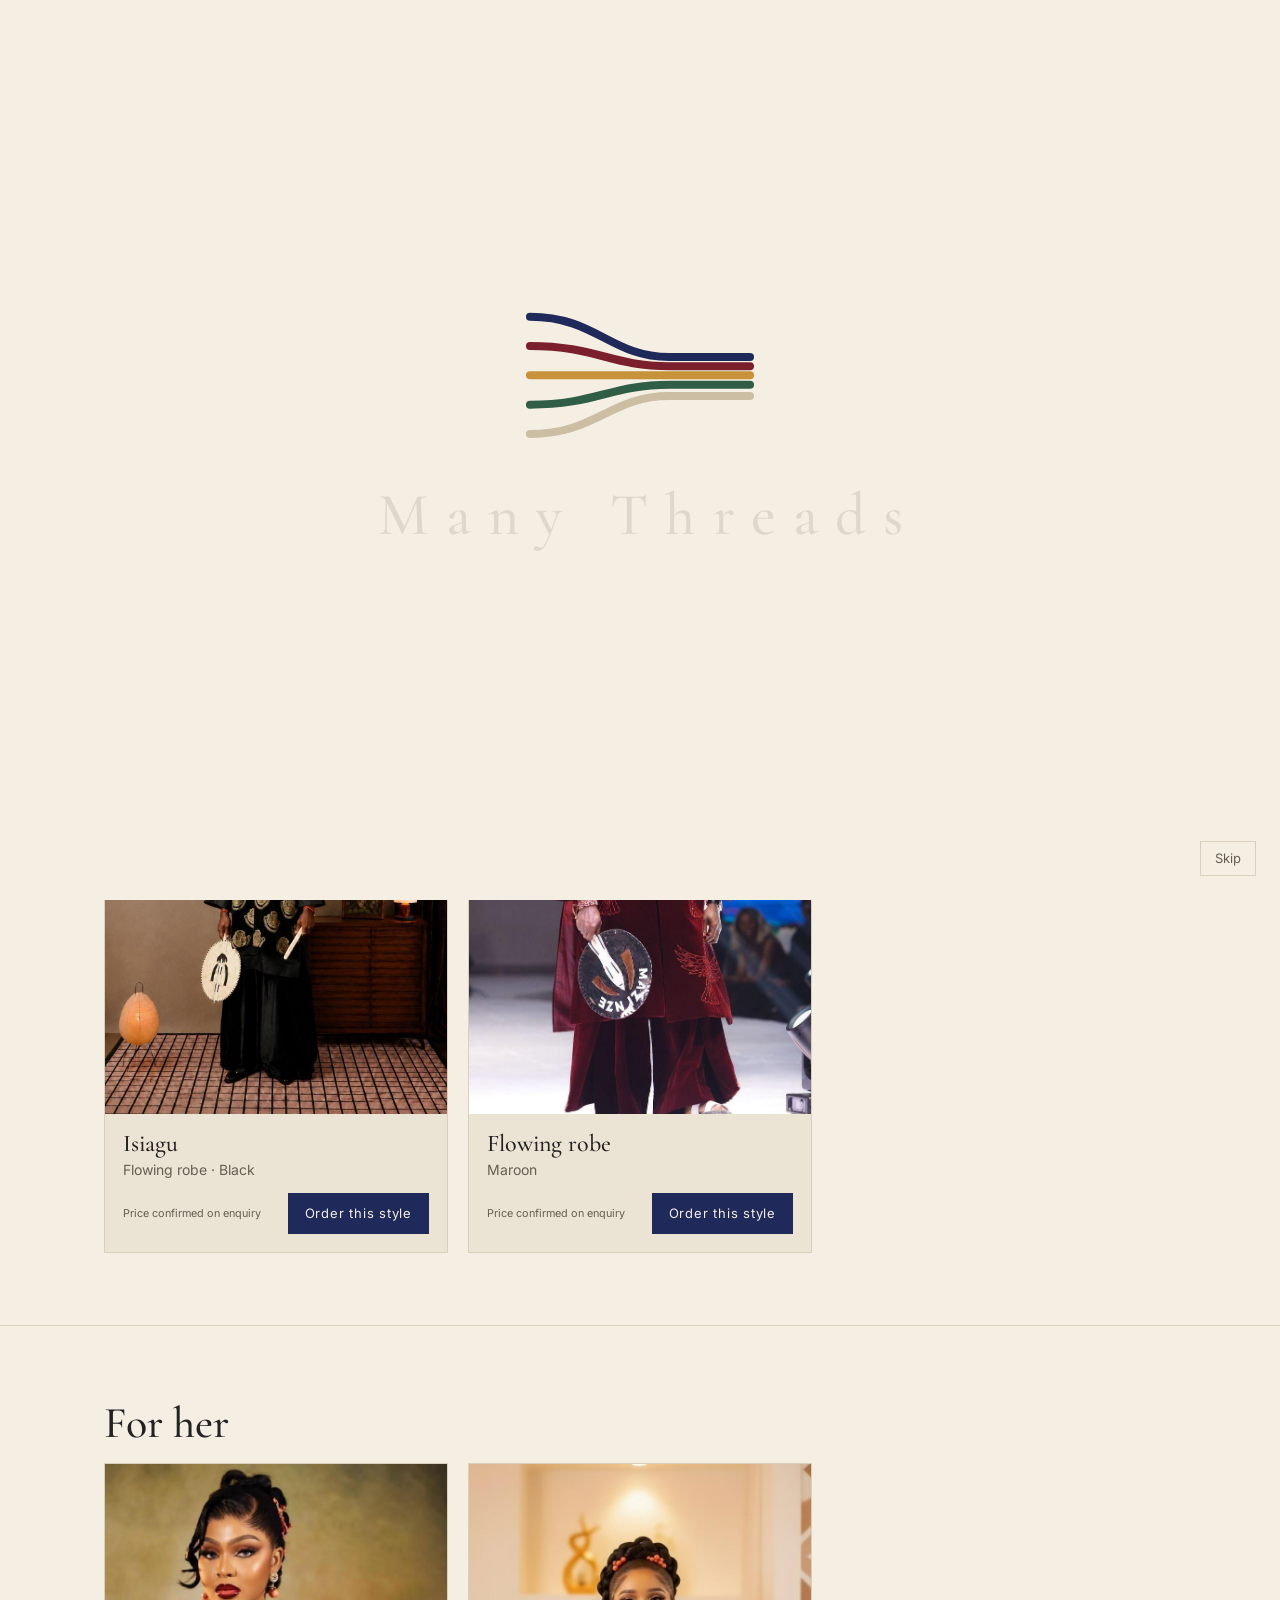
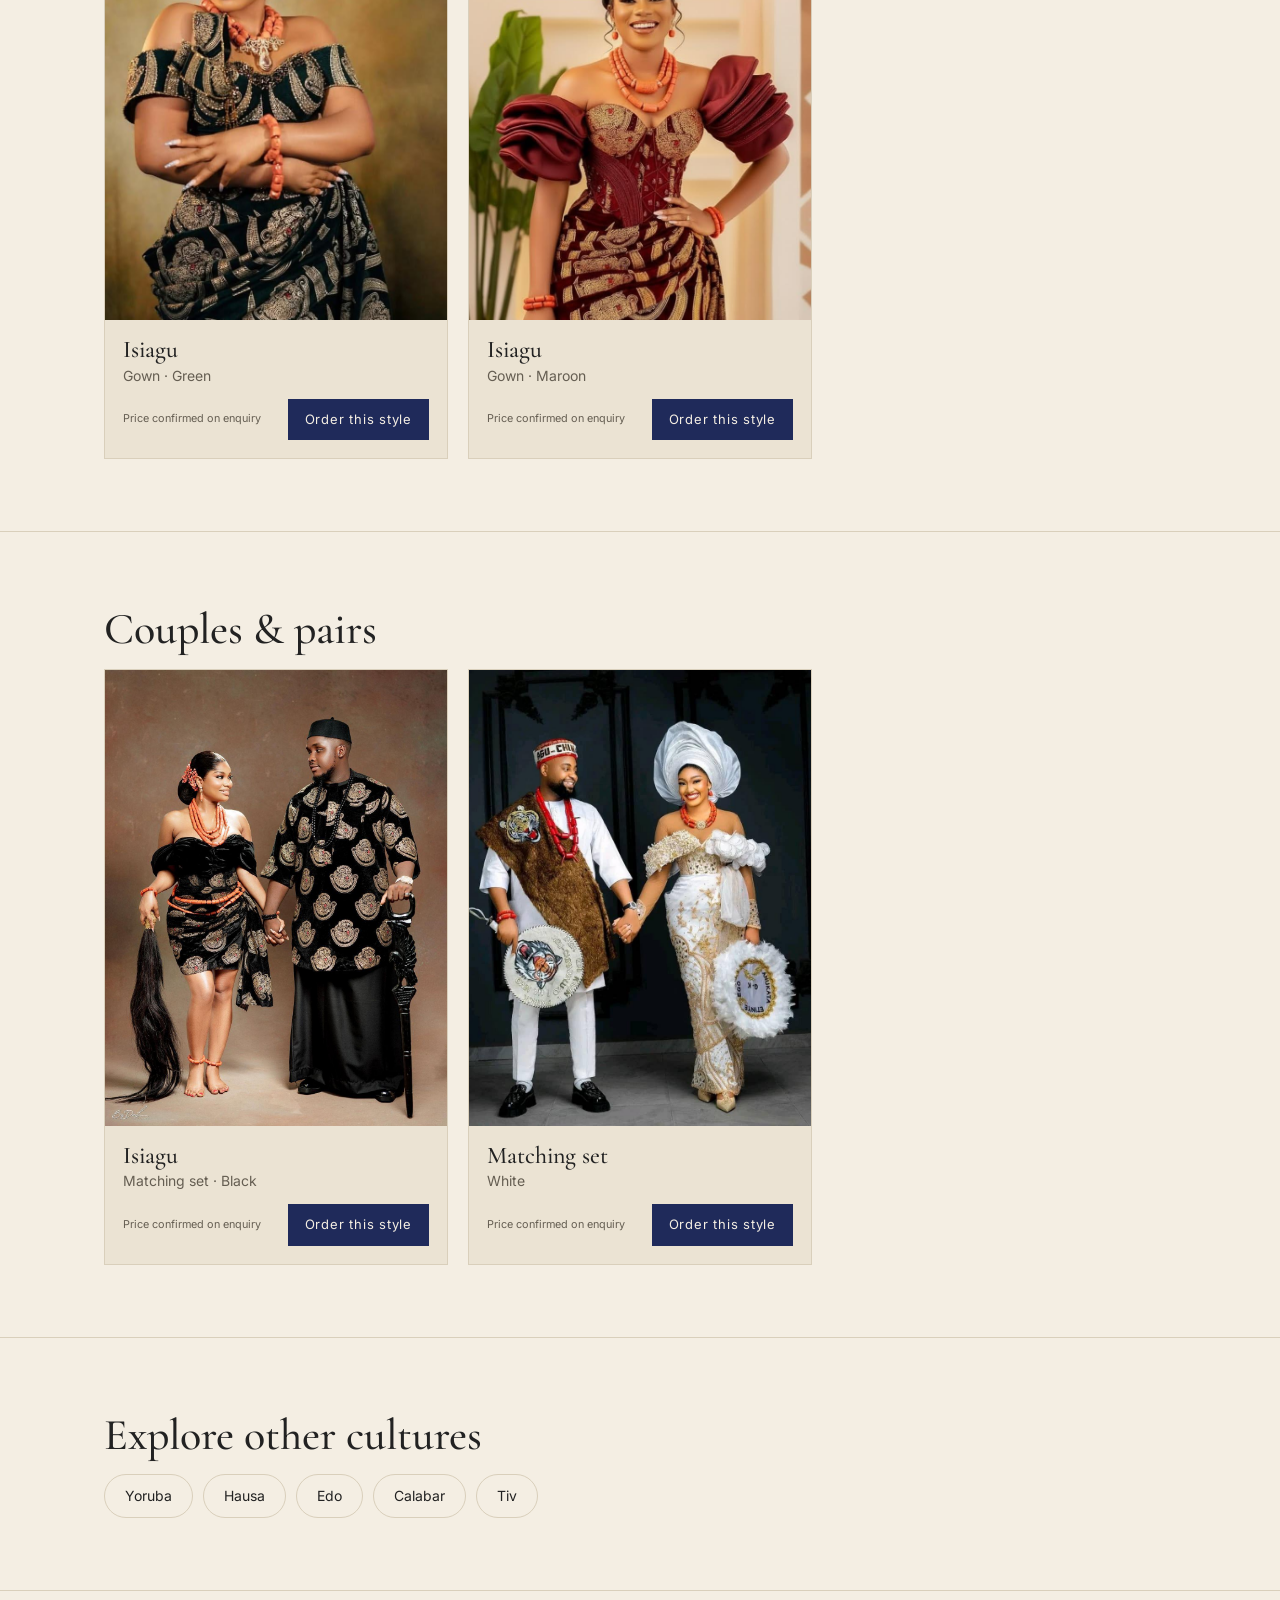
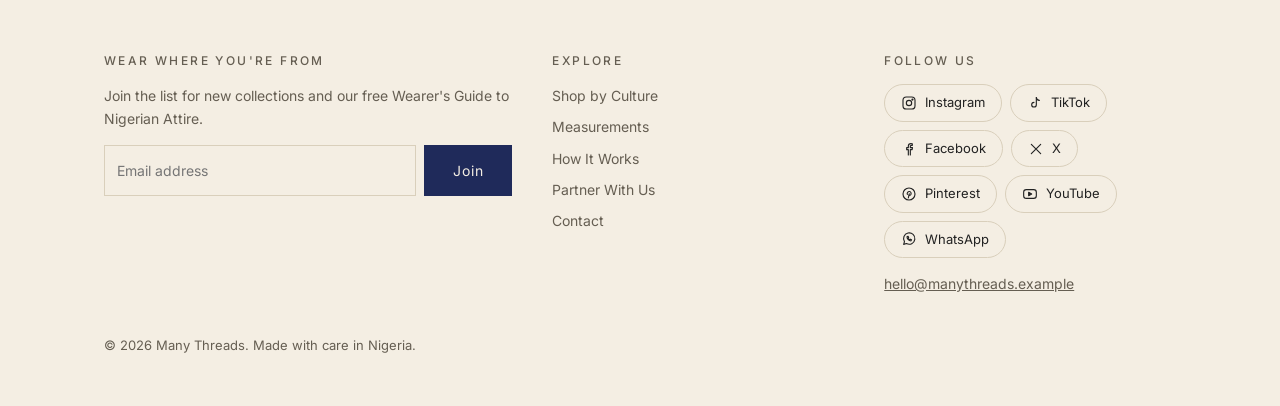
<file: igbo.html>
<!doctype html>
<html lang="en"><head><meta charset="utf-8"><meta name="viewport" content="width=device-width, initial-scale=1, viewport-fit=cover"><title>Igbo Attire: Isiagu, George &amp; Red Caps | Many Threads</title><meta name="description" content="Shop made-to-measure Igbo attire: isiagu, George wrappers, red caps and coral beads, shipped worldwide."><link rel="canonical" href="https://manythreads.netlify.app/igbo"><meta name="robots" content="index,follow,max-image-preview:large"><meta name="theme-color" content="#F4EEE3"><link rel="icon" type="image/svg+xml" href="assets/favicon.svg"><link rel="apple-touch-icon" href="assets/logo.png"><meta property="og:type" content="website"><meta property="og:site_name" content="Many Threads"><meta property="og:locale" content="en"><meta property="og:title" content="Igbo Attire: Isiagu, George &amp; Red Caps | Many Threads"><meta property="og:description" content="Shop made-to-measure Igbo attire: isiagu, George wrappers, red caps and coral beads, shipped worldwide."><meta property="og:url" content="https://manythreads.netlify.app/igbo"><meta property="og:image" content="https://manythreads.netlify.app/assets/og.jpg"><meta property="og:image:width" content="1200"><meta property="og:image:height" content="630"><meta property="og:image:alt" content="Many Threads: One Home, Many Threads"><meta name="twitter:card" content="summary_large_image"><meta name="twitter:title" content="Igbo Attire: Isiagu, George &amp; Red Caps | Many Threads"><meta name="twitter:description" content="Shop made-to-measure Igbo attire: isiagu, George wrappers, red caps and coral beads, shipped worldwide."><meta name="twitter:image" content="https://manythreads.netlify.app/assets/og.jpg"><script type="application/ld+json">{"@context": "https://schema.org", "@graph": [{"@type": "BreadcrumbList", "itemListElement": [{"@type": "ListItem", "position": 1, "name": "Home", "item": "https://manythreads.netlify.app/"}, {"@type": "ListItem", "position": 2, "name": "Shop by culture", "item": "https://manythreads.netlify.app/cultures"}, {"@type": "ListItem", "position": 3, "name": "Igbo Attire: Isiagu, George & Red Caps", "item": "https://manythreads.netlify.app/igbo"}]}]}</script><link href="https://fonts.googleapis.com/css2?family=Cormorant+Garamond:wght@400;500;600&family=Inter:wght@400;500&display=swap" rel="stylesheet"><link rel="stylesheet" href="assets/site.css"></head>
<body data-page="culture" data-id="igbo"><div id="root"><main style="padding:24px"><h1>Igbo Attire: Isiagu, George &amp; Red Caps</h1><p>Shop made-to-measure Igbo attire: isiagu, George wrappers, red caps and coral beads, shipped worldwide.</p><p><a href="index.html">Home</a> <a href="cultures.html">Shop by culture</a> <a href="measurements.html">Measurements</a> <a href="how.html">How it works</a> <a href="partner.html">Partner with us</a> <a href="contact.html">Contact</a> <a href="igbo.html">Igbo</a> <a href="yoruba.html">Yoruba</a> <a href="hausa.html">Hausa</a> <a href="edo.html">Edo</a> <a href="calabar.html">Calabar</a> <a href="tiv.html">Tiv</a></p></main></div><noscript>Please enable JavaScript to view this site.</noscript><script src="assets/site.js"></script></body></html>
</file>
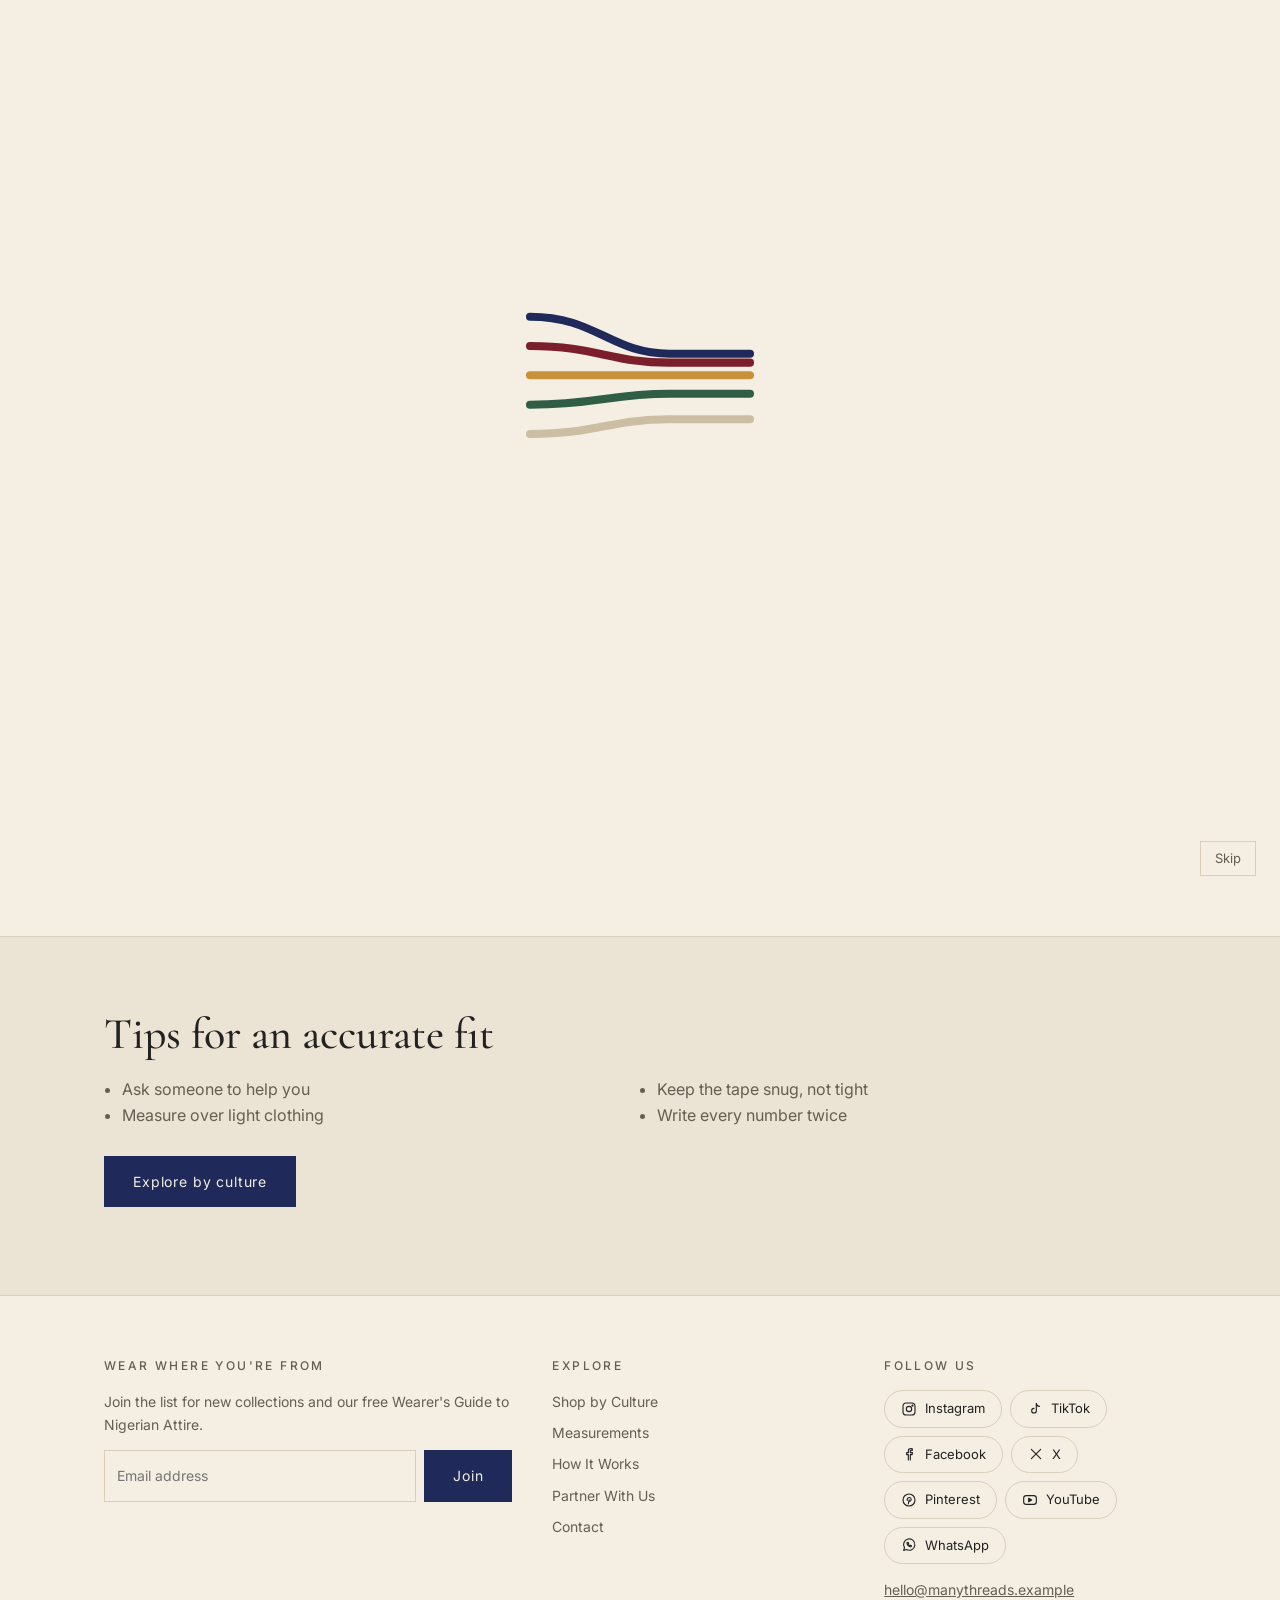
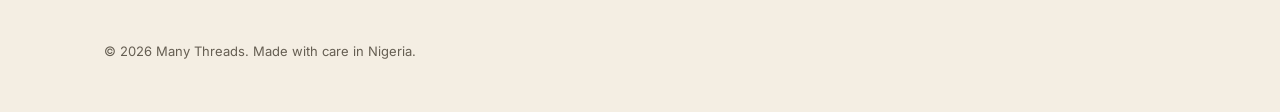
<file: measurements.html>
<!doctype html>
<html lang="en"><head><meta charset="utf-8"><meta name="viewport" content="width=device-width, initial-scale=1, viewport-fit=cover"><title>How to Measure for Nigerian Attire | Many Threads</title><meta name="description" content="Step-by-step guide to taking your measurements for made-to-measure agbada, isiagu, aso oke and more."><link rel="canonical" href="https://manythreads.netlify.app/measurements"><meta name="robots" content="index,follow,max-image-preview:large"><meta name="theme-color" content="#F4EEE3"><link rel="icon" type="image/svg+xml" href="assets/favicon.svg"><link rel="apple-touch-icon" href="assets/logo.png"><meta property="og:type" content="website"><meta property="og:site_name" content="Many Threads"><meta property="og:locale" content="en"><meta property="og:title" content="How to Measure for Nigerian Attire | Many Threads"><meta property="og:description" content="Step-by-step guide to taking your measurements for made-to-measure agbada, isiagu, aso oke and more."><meta property="og:url" content="https://manythreads.netlify.app/measurements"><meta property="og:image" content="https://manythreads.netlify.app/assets/og.jpg"><meta property="og:image:width" content="1200"><meta property="og:image:height" content="630"><meta property="og:image:alt" content="Many Threads: One Home, Many Threads"><meta name="twitter:card" content="summary_large_image"><meta name="twitter:title" content="How to Measure for Nigerian Attire | Many Threads"><meta name="twitter:description" content="Step-by-step guide to taking your measurements for made-to-measure agbada, isiagu, aso oke and more."><meta name="twitter:image" content="https://manythreads.netlify.app/assets/og.jpg"><script type="application/ld+json">{"@context": "https://schema.org", "@graph": [{"@type": "BreadcrumbList", "itemListElement": [{"@type": "ListItem", "position": 1, "name": "Home", "item": "https://manythreads.netlify.app/"}, {"@type": "ListItem", "position": 2, "name": "How to Measure for Nigerian Attire", "item": "https://manythreads.netlify.app/measurements"}]}]}</script><link href="https://fonts.googleapis.com/css2?family=Cormorant+Garamond:wght@400;500;600&family=Inter:wght@400;500&display=swap" rel="stylesheet"><link rel="stylesheet" href="assets/site.css"></head>
<body data-page="meas" data-id=""><div id="root"><main style="padding:24px"><h1>How to Measure for Nigerian Attire</h1><p>Step-by-step guide to taking your measurements for made-to-measure agbada, isiagu, aso oke and more.</p><p><a href="index.html">Home</a> <a href="cultures.html">Shop by culture</a> <a href="measurements.html">Measurements</a> <a href="how.html">How it works</a> <a href="partner.html">Partner with us</a> <a href="contact.html">Contact</a> <a href="igbo.html">Igbo</a> <a href="yoruba.html">Yoruba</a> <a href="hausa.html">Hausa</a> <a href="edo.html">Edo</a> <a href="calabar.html">Calabar</a> <a href="tiv.html">Tiv</a></p></main></div><noscript>Please enable JavaScript to view this site.</noscript><script src="assets/site.js"></script></body></html>
</file>
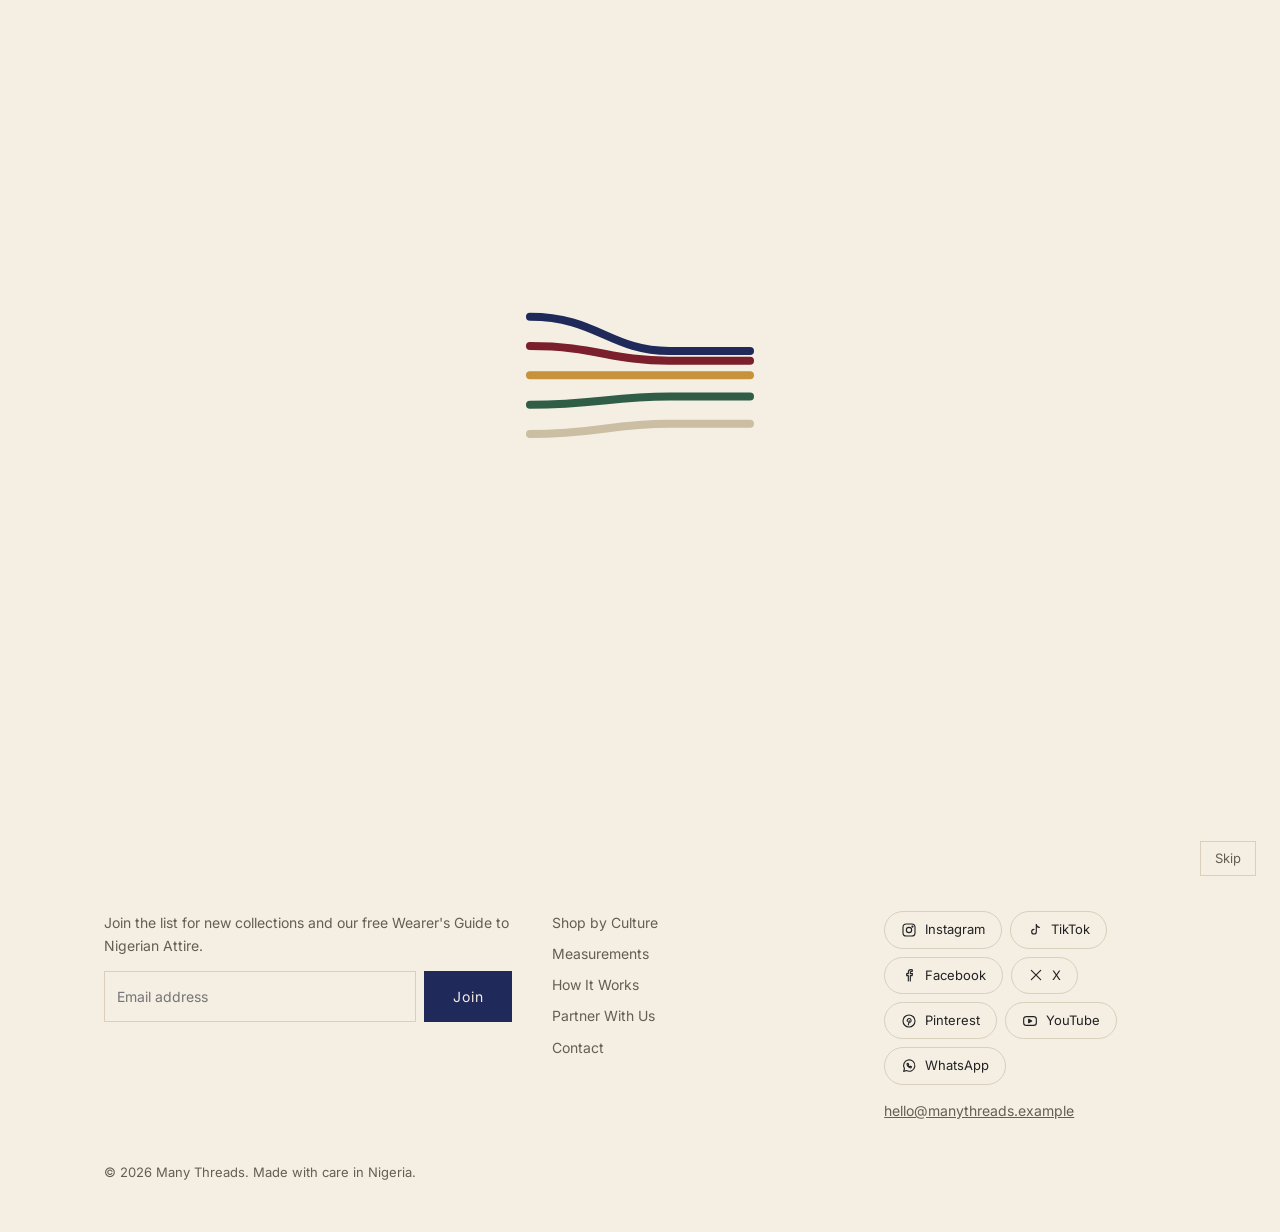
<file: partner.html>
<!doctype html>
<html lang="en"><head><meta charset="utf-8"><meta name="viewport" content="width=device-width, initial-scale=1, viewport-fit=cover"><title>Become a Thread or Buy Wholesale | Many Threads</title><meta name="description" content="Artisans: bring your craft to the world. Boutiques and stylists: request our wholesale catalogue of Nigerian attire."><link rel="canonical" href="https://manythreads.netlify.app/partner"><meta name="robots" content="index,follow,max-image-preview:large"><meta name="theme-color" content="#F4EEE3"><link rel="icon" type="image/svg+xml" href="assets/favicon.svg"><link rel="apple-touch-icon" href="assets/logo.png"><meta property="og:type" content="website"><meta property="og:site_name" content="Many Threads"><meta property="og:locale" content="en"><meta property="og:title" content="Become a Thread or Buy Wholesale | Many Threads"><meta property="og:description" content="Artisans: bring your craft to the world. Boutiques and stylists: request our wholesale catalogue of Nigerian attire."><meta property="og:url" content="https://manythreads.netlify.app/partner"><meta property="og:image" content="https://manythreads.netlify.app/assets/og.jpg"><meta property="og:image:width" content="1200"><meta property="og:image:height" content="630"><meta property="og:image:alt" content="Many Threads: One Home, Many Threads"><meta name="twitter:card" content="summary_large_image"><meta name="twitter:title" content="Become a Thread or Buy Wholesale | Many Threads"><meta name="twitter:description" content="Artisans: bring your craft to the world. Boutiques and stylists: request our wholesale catalogue of Nigerian attire."><meta name="twitter:image" content="https://manythreads.netlify.app/assets/og.jpg"><script type="application/ld+json">{"@context": "https://schema.org", "@graph": [{"@type": "BreadcrumbList", "itemListElement": [{"@type": "ListItem", "position": 1, "name": "Home", "item": "https://manythreads.netlify.app/"}, {"@type": "ListItem", "position": 2, "name": "Become a Thread or Buy Wholesale", "item": "https://manythreads.netlify.app/partner"}]}]}</script><link href="https://fonts.googleapis.com/css2?family=Cormorant+Garamond:wght@400;500;600&family=Inter:wght@400;500&display=swap" rel="stylesheet"><link rel="stylesheet" href="assets/site.css"></head>
<body data-page="partner" data-id=""><div id="root"><main style="padding:24px"><h1>Become a Thread or Buy Wholesale</h1><p>Artisans: bring your craft to the world. Boutiques and stylists: request our wholesale catalogue of Nigerian attire.</p><p><a href="index.html">Home</a> <a href="cultures.html">Shop by culture</a> <a href="measurements.html">Measurements</a> <a href="how.html">How it works</a> <a href="partner.html">Partner with us</a> <a href="contact.html">Contact</a> <a href="igbo.html">Igbo</a> <a href="yoruba.html">Yoruba</a> <a href="hausa.html">Hausa</a> <a href="edo.html">Edo</a> <a href="calabar.html">Calabar</a> <a href="tiv.html">Tiv</a></p></main></div><noscript>Please enable JavaScript to view this site.</noscript><script src="assets/site.js"></script></body></html>
</file>
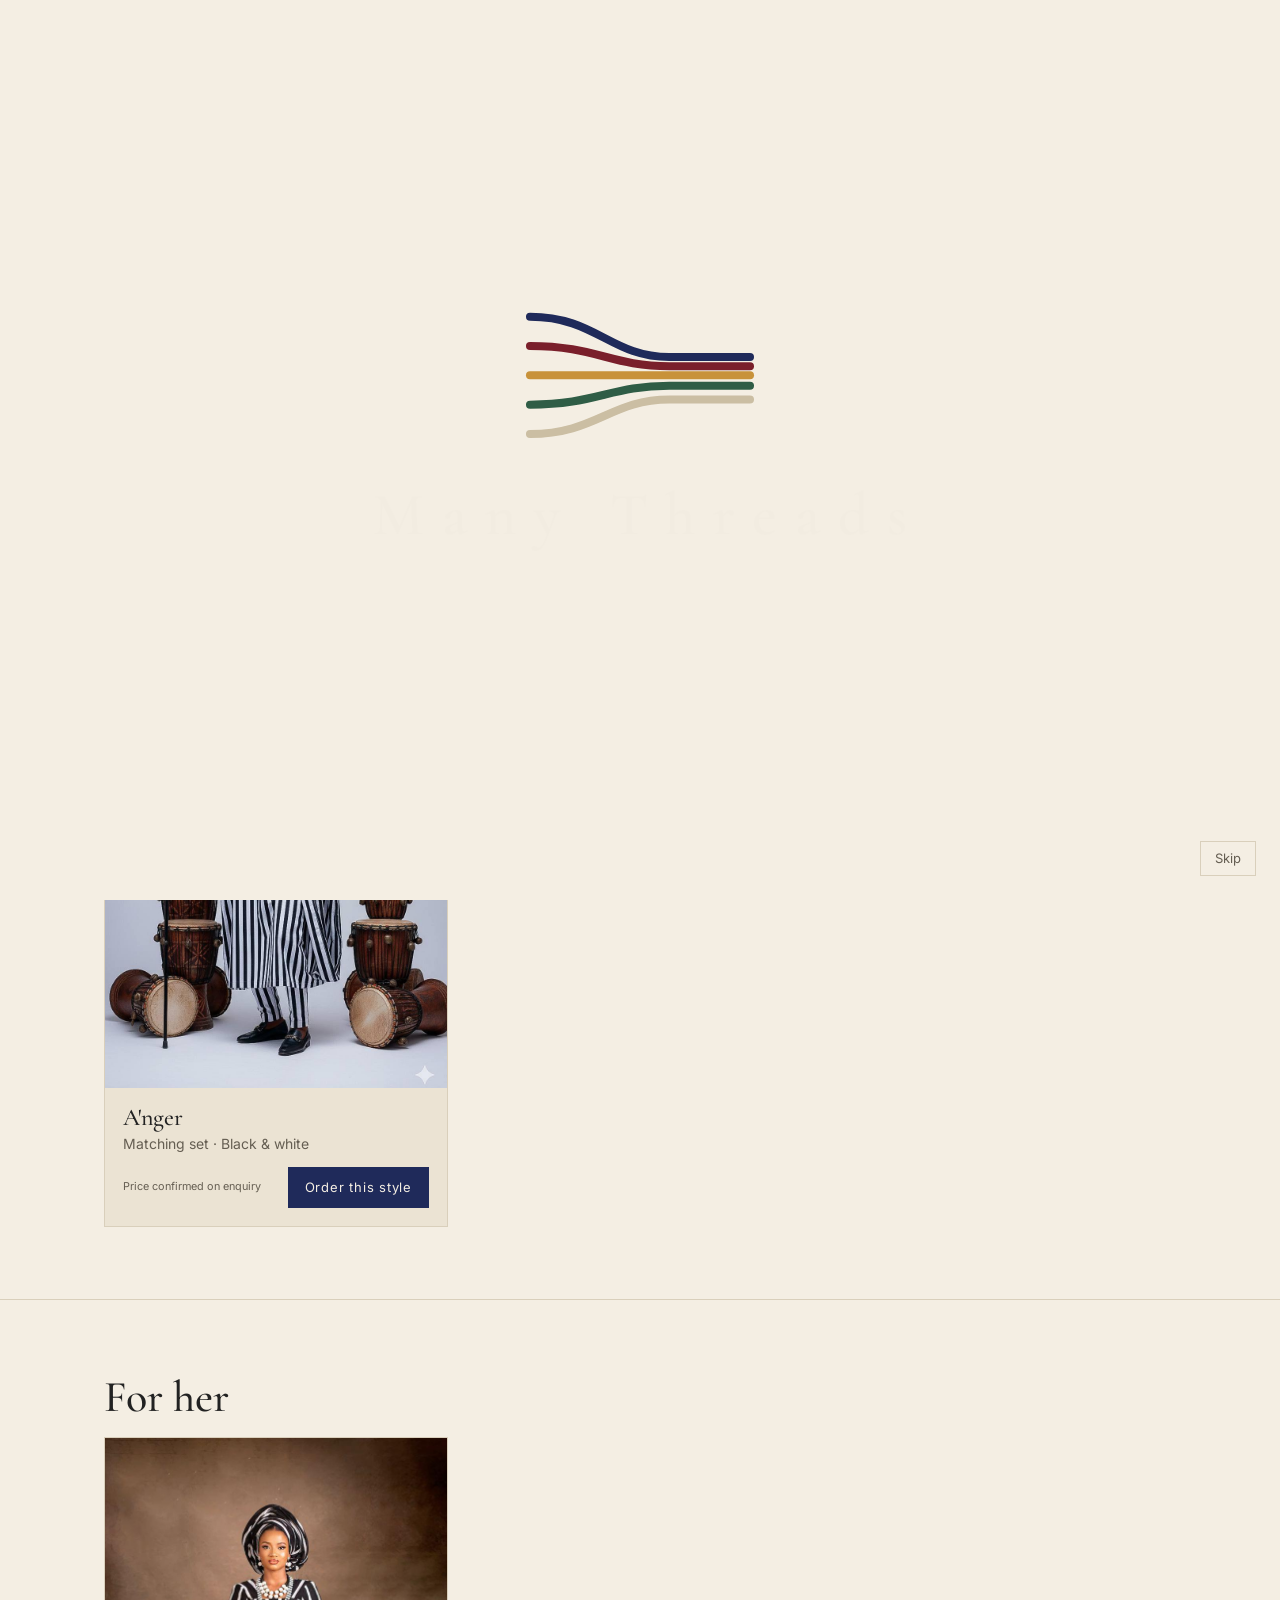
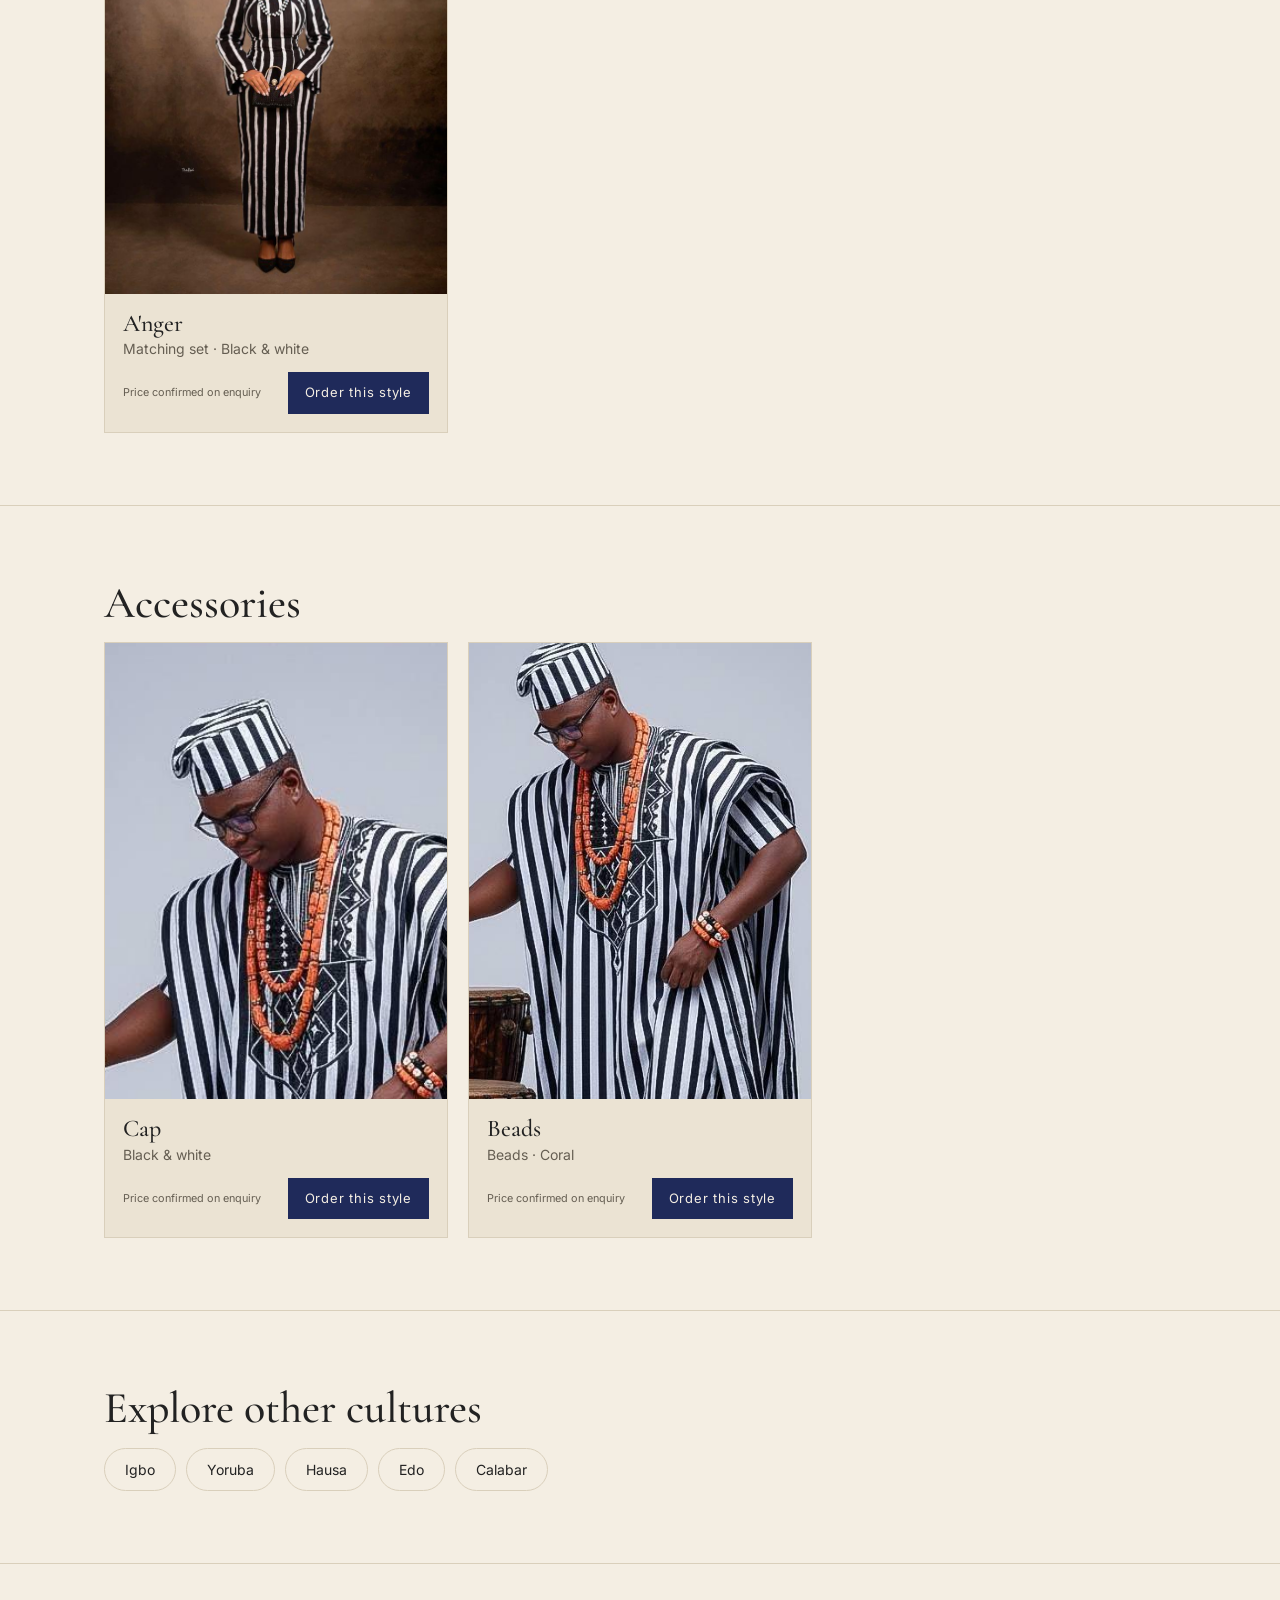
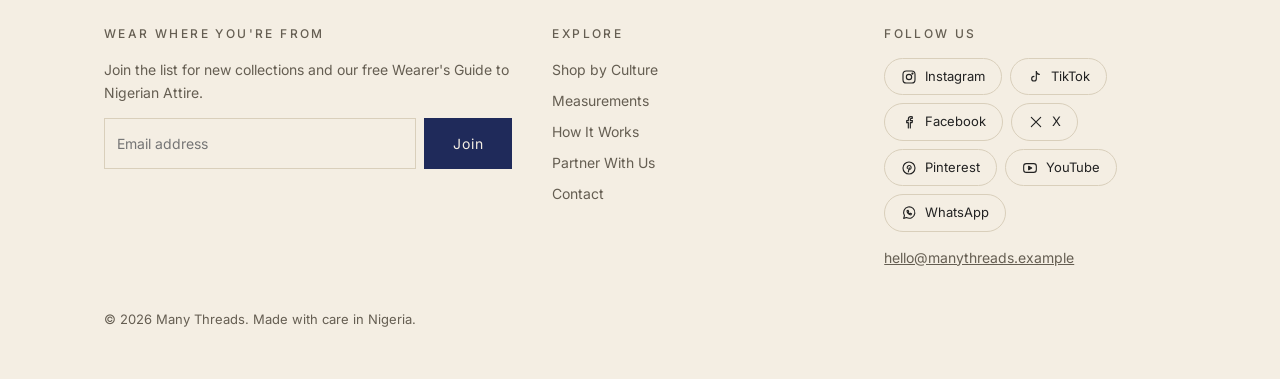
<file: tiv.html>
<!doctype html>
<html lang="en"><head><meta charset="utf-8"><meta name="viewport" content="width=device-width, initial-scale=1, viewport-fit=cover"><title>Tiv Attire: Striped A&#x27;nger Cloth Outfits | Many Threads</title><meta name="description" content="Shop made-to-measure Tiv attire: striped a&#x27;nger cloth outfits, caps and beads, shipped worldwide."><link rel="canonical" href="https://manythreads.netlify.app/tiv"><meta name="robots" content="index,follow,max-image-preview:large"><meta name="theme-color" content="#F4EEE3"><link rel="icon" type="image/svg+xml" href="assets/favicon.svg"><link rel="apple-touch-icon" href="assets/logo.png"><meta property="og:type" content="website"><meta property="og:site_name" content="Many Threads"><meta property="og:locale" content="en"><meta property="og:title" content="Tiv Attire: Striped A&#x27;nger Cloth Outfits | Many Threads"><meta property="og:description" content="Shop made-to-measure Tiv attire: striped a&#x27;nger cloth outfits, caps and beads, shipped worldwide."><meta property="og:url" content="https://manythreads.netlify.app/tiv"><meta property="og:image" content="https://manythreads.netlify.app/assets/og.jpg"><meta property="og:image:width" content="1200"><meta property="og:image:height" content="630"><meta property="og:image:alt" content="Many Threads: One Home, Many Threads"><meta name="twitter:card" content="summary_large_image"><meta name="twitter:title" content="Tiv Attire: Striped A&#x27;nger Cloth Outfits | Many Threads"><meta name="twitter:description" content="Shop made-to-measure Tiv attire: striped a&#x27;nger cloth outfits, caps and beads, shipped worldwide."><meta name="twitter:image" content="https://manythreads.netlify.app/assets/og.jpg"><script type="application/ld+json">{"@context": "https://schema.org", "@graph": [{"@type": "BreadcrumbList", "itemListElement": [{"@type": "ListItem", "position": 1, "name": "Home", "item": "https://manythreads.netlify.app/"}, {"@type": "ListItem", "position": 2, "name": "Shop by culture", "item": "https://manythreads.netlify.app/cultures"}, {"@type": "ListItem", "position": 3, "name": "Tiv Attire: Striped A'nger Cloth Outfits", "item": "https://manythreads.netlify.app/tiv"}]}]}</script><link href="https://fonts.googleapis.com/css2?family=Cormorant+Garamond:wght@400;500;600&family=Inter:wght@400;500&display=swap" rel="stylesheet"><link rel="stylesheet" href="assets/site.css"></head>
<body data-page="culture" data-id="tiv"><div id="root"><main style="padding:24px"><h1>Tiv Attire: Striped A&#x27;nger Cloth Outfits</h1><p>Shop made-to-measure Tiv attire: striped a&#x27;nger cloth outfits, caps and beads, shipped worldwide.</p><p><a href="index.html">Home</a> <a href="cultures.html">Shop by culture</a> <a href="measurements.html">Measurements</a> <a href="how.html">How it works</a> <a href="partner.html">Partner with us</a> <a href="contact.html">Contact</a> <a href="igbo.html">Igbo</a> <a href="yoruba.html">Yoruba</a> <a href="hausa.html">Hausa</a> <a href="edo.html">Edo</a> <a href="calabar.html">Calabar</a> <a href="tiv.html">Tiv</a></p></main></div><noscript>Please enable JavaScript to view this site.</noscript><script src="assets/site.js"></script></body></html>
</file>
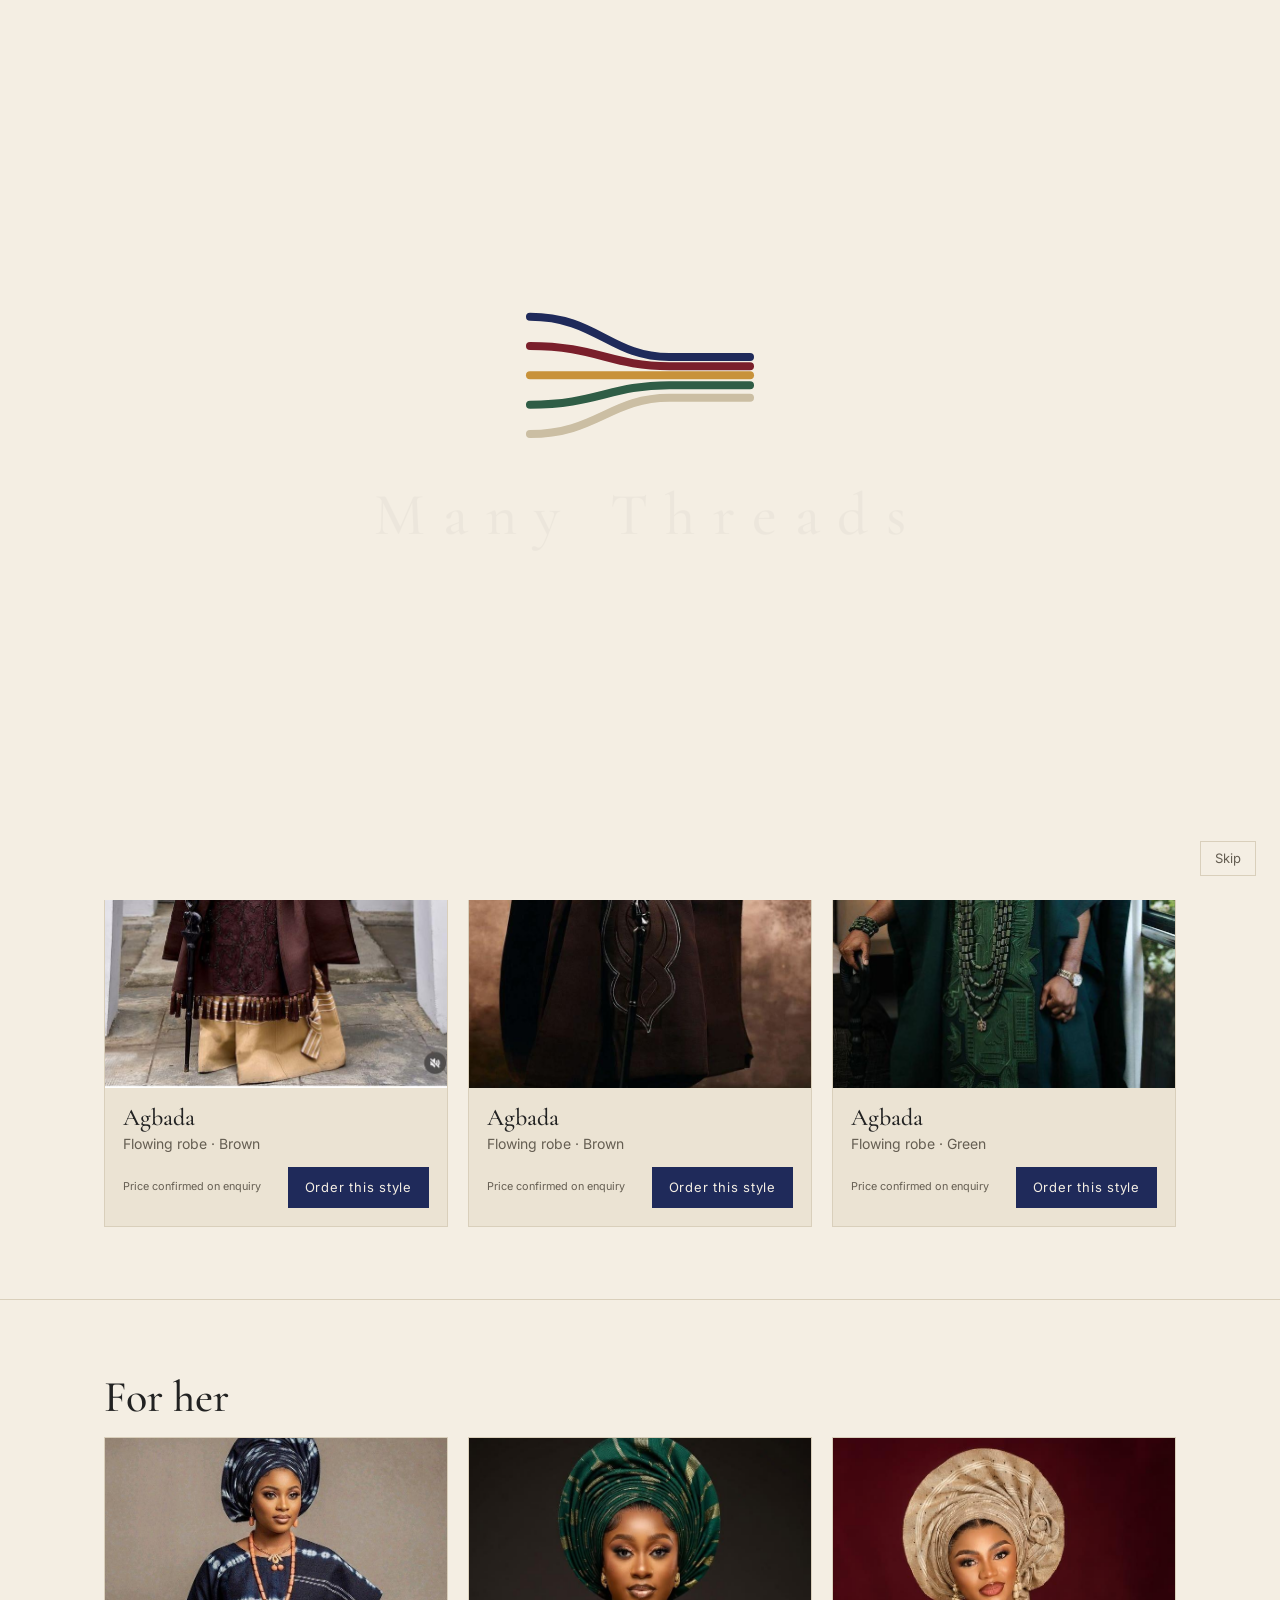
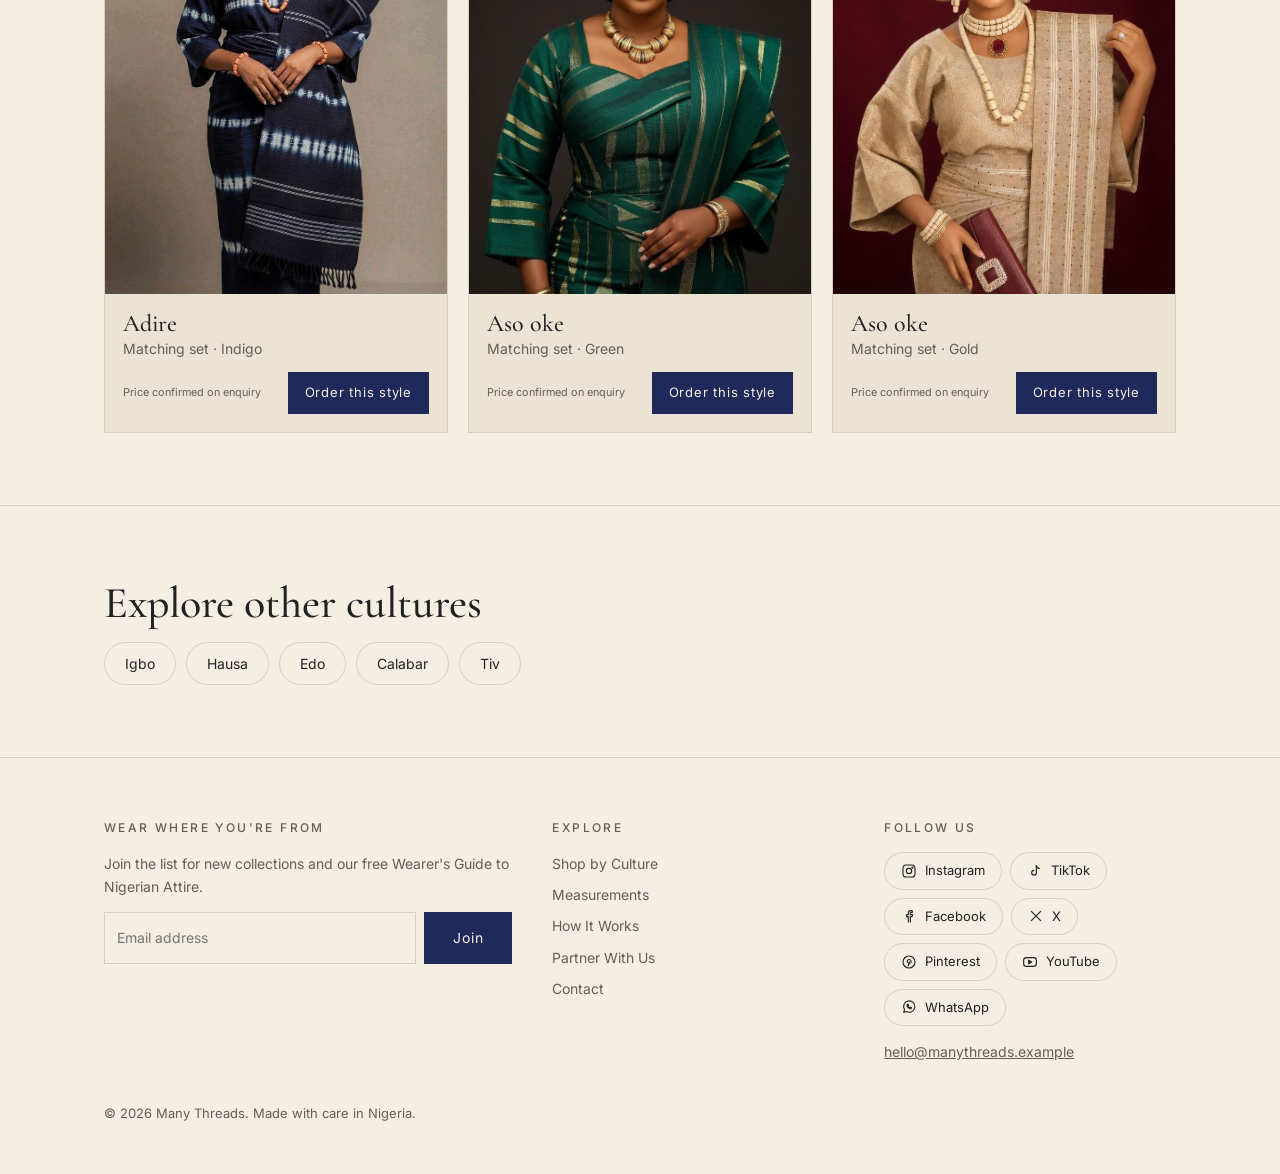
<file: yoruba.html>
<!doctype html>
<html lang="en"><head><meta charset="utf-8"><meta name="viewport" content="width=device-width, initial-scale=1, viewport-fit=cover"><title>Yoruba Attire: Agbada, Aso Oke &amp; Adire | Many Threads</title><meta name="description" content="Shop made-to-measure Yoruba attire: agbada, aso oke, adire and gele, shipped worldwide."><link rel="canonical" href="https://manythreads.netlify.app/yoruba"><meta name="robots" content="index,follow,max-image-preview:large"><meta name="theme-color" content="#F4EEE3"><link rel="icon" type="image/svg+xml" href="assets/favicon.svg"><link rel="apple-touch-icon" href="assets/logo.png"><meta property="og:type" content="website"><meta property="og:site_name" content="Many Threads"><meta property="og:locale" content="en"><meta property="og:title" content="Yoruba Attire: Agbada, Aso Oke &amp; Adire | Many Threads"><meta property="og:description" content="Shop made-to-measure Yoruba attire: agbada, aso oke, adire and gele, shipped worldwide."><meta property="og:url" content="https://manythreads.netlify.app/yoruba"><meta property="og:image" content="https://manythreads.netlify.app/assets/og.jpg"><meta property="og:image:width" content="1200"><meta property="og:image:height" content="630"><meta property="og:image:alt" content="Many Threads: One Home, Many Threads"><meta name="twitter:card" content="summary_large_image"><meta name="twitter:title" content="Yoruba Attire: Agbada, Aso Oke &amp; Adire | Many Threads"><meta name="twitter:description" content="Shop made-to-measure Yoruba attire: agbada, aso oke, adire and gele, shipped worldwide."><meta name="twitter:image" content="https://manythreads.netlify.app/assets/og.jpg"><script type="application/ld+json">{"@context": "https://schema.org", "@graph": [{"@type": "BreadcrumbList", "itemListElement": [{"@type": "ListItem", "position": 1, "name": "Home", "item": "https://manythreads.netlify.app/"}, {"@type": "ListItem", "position": 2, "name": "Shop by culture", "item": "https://manythreads.netlify.app/cultures"}, {"@type": "ListItem", "position": 3, "name": "Yoruba Attire: Agbada, Aso Oke & Adire", "item": "https://manythreads.netlify.app/yoruba"}]}]}</script><link href="https://fonts.googleapis.com/css2?family=Cormorant+Garamond:wght@400;500;600&family=Inter:wght@400;500&display=swap" rel="stylesheet"><link rel="stylesheet" href="assets/site.css"></head>
<body data-page="culture" data-id="yoruba"><div id="root"><main style="padding:24px"><h1>Yoruba Attire: Agbada, Aso Oke &amp; Adire</h1><p>Shop made-to-measure Yoruba attire: agbada, aso oke, adire and gele, shipped worldwide.</p><p><a href="index.html">Home</a> <a href="cultures.html">Shop by culture</a> <a href="measurements.html">Measurements</a> <a href="how.html">How it works</a> <a href="partner.html">Partner with us</a> <a href="contact.html">Contact</a> <a href="igbo.html">Igbo</a> <a href="yoruba.html">Yoruba</a> <a href="hausa.html">Hausa</a> <a href="edo.html">Edo</a> <a href="calabar.html">Calabar</a> <a href="tiv.html">Tiv</a></p></main></div><noscript>Please enable JavaScript to view this site.</noscript><script src="assets/site.js"></script></body></html>
</file>
<file: assets/site.css>
:root {
  --bg: #F4EEE3;
  --bg2: #EBE3D3;
  --fg: #222;
  --muted: #655e52;
  --line: #d9cfbb;
  --t1: #1F2A5A;
  --t2: #7A1F2B;
  --t3: #C8923A;
  --t4: #2F5D46;
  --t5: #CBBEA3;
  --btn: #1F2A5A;
  --btnfg: #F4EEE3;
  box-sizing: border-box;
  padding-top: env(safe-area-inset-top, 0px);
  padding-bottom: env(safe-area-inset-bottom, 0px)
}

:root[data-theme="dark"] {
  --bg: #17150f;
  --bg2: #1f1c15;
  --fg: #F4EEE3;
  --muted: #aaa392;
  --line: #332f26;
  --t1: #6B7FE0;
  --t2: #C0475A;
  --t5: #F4EEE3;
  --btn: #F4EEE3;
  --btnfg: #17150f
}

html {
  scroll-padding-top: env(safe-area-inset-top, 0px)
}

*,
*::before,
*::after {
  box-sizing: inherit
}

body {
  margin: 0;
  background: var(--bg);
  color: var(--fg);
  font-family: Inter, system-ui, sans-serif;
  line-height: 1.65;
  font-size: 16px
}

a {
  color: inherit
}

.wrap {
  max-width: 1120px;
  margin: 0 auto;
  padding: 0 24px
}

h1,
h2,
h3 {
  font-family: 'Cormorant Garamond', Georgia, serif;
  font-weight: 500;
  line-height: 1.15;
  margin: 0
}

.eyebrow {
  font-size: 12px;
  letter-spacing: .22em;
  text-transform: uppercase;
  color: var(--muted);
  margin: 0 0 14px
}

.btn {
  display: inline-block;
  font: inherit;
  font-size: 14px;
  letter-spacing: .06em;
  padding: 13px 28px;
  border: 1px solid var(--btn);
  background: var(--btn);
  color: var(--btnfg);
  text-decoration: none;
  cursor: pointer
}

.btn.ghost {
  background: transparent;
  color: var(--fg);
  border-color: var(--fg)
}

.btn:hover {
  opacity: .85
}

:focus-visible {
  outline: 2px solid var(--t3);
  outline-offset: 3px
}

.ann {
  background: var(--fg);
  color: var(--bg);
  font-size: 13px;
  text-align: center;
  padding: 8px 16px;
  letter-spacing: .04em
}

.util {
  border-bottom: 1px solid var(--line);
  font-size: 13px
}

.util .wrap {
  display: flex;
  justify-content: flex-end;
  gap: 16px;
  padding-top: 6px;
  padding-bottom: 6px;
  flex-wrap: wrap
}

.util label {
  color: var(--muted);
  display: flex;
  align-items: center;
  gap: 6px
}

select,
input,
textarea {
  font: inherit;
  font-size: 14px;
  background: transparent;
  color: var(--fg);
  border: 0;
  border-bottom: 1px solid var(--line)
}

select {
  font-size: 13px;
  cursor: pointer
}

select option {
  background: var(--bg);
  color: var(--fg)
}

header {
  position: sticky;
  top: env(safe-area-inset-top, 0px);
  z-index: 10;
  background: var(--bg);
  border-bottom: 1px solid var(--line)
}

header .wrap {
  display: flex;
  align-items: center;
  justify-content: space-between;
  height: 72px;
  gap: 16px
}

.logo {
  display: flex;
  align-items: center;
  gap: 12px;
  text-decoration: none
}

.logo svg {
  width: 60px;
  height: 40px;
  overflow: visible
}

.logo .strand {
  fill: none;
  stroke-width: 2.2;
  stroke-linecap: round;
  stroke-linejoin: round
}

.logo span {
  font-family: 'Cormorant Garamond', Georgia, serif;
  font-size: 24px;
  letter-spacing: .12em;
  transition: letter-spacing .6s
}

.logo:hover span,
.logo:focus-visible span {
  letter-spacing: .17em
}

nav {
  display: flex;
  gap: 26px;
  font-size: 14px
}

nav a {
  text-decoration: none;
  color: var(--muted)
}

nav a:hover,
nav a[aria-current] {
  color: var(--fg)
}

nav a[aria-current] {
  border-bottom: 1px solid var(--t3)
}

.hr {
  display: flex;
  gap: 8px;
  align-items: center
}

.sm {
  background: none;
  border: 1px solid var(--line);
  color: var(--fg);
  font: inherit;
  font-size: 13px;
  padding: 8px 14px;
  cursor: pointer
}

.menu {
  display: none
}

.lgs {
  display: flex;
  gap: 4px
}

.lb {
  padding: 3px 10px;
  font-size: 12px
}

.lb[aria-pressed="true"] {
  background: var(--fg);
  color: var(--bg);
  border-color: var(--fg)
}

.tg {
  width: 40px;
  height: 36px;
  padding: 0;
  display: grid;
  place-items: center
}

.tg svg {
  width: 20px;
  height: 20px;
  fill: none;
  stroke: currentColor;
  stroke-width: 1.7;
  stroke-linecap: round;
  stroke-linejoin: round;
  overflow: visible
}

.tg .sun,
.tg .moon {
  transition: opacity .45s, transform .6s;
  transform-origin: 12px 12px
}

.tg .sun {
  opacity: 0;
  transform: rotate(-90deg) scale(.4)
}

:root[data-theme="dark"] .tg .sun {
  opacity: 1;
  transform: none
}

:root[data-theme="dark"] .tg .moon {
  opacity: 0;
  transform: rotate(90deg) scale(.4)
}

.soc a {
  display: inline-flex;
  align-items: center;
  gap: 8px
}

.soc svg {
  width: 16px;
  height: 16px;
  fill: none;
  stroke: currentColor;
  stroke-width: 1.7;
  stroke-linecap: round;
  stroke-linejoin: round
}

.hero {
  padding: 88px 0 80px;
  text-align: center
}

.hero h1 {
  font-size: clamp(44px, 8vw, 88px);
  margin-bottom: 22px
}

.lead {
  max-width: 600px;
  margin: 0 auto 34px;
  color: var(--muted);
  font-size: 18px
}

.cta {
  display: flex;
  gap: 14px;
  justify-content: center;
  flex-wrap: wrap
}

.threads {
  display: flex;
  height: 6px;
  margin: 0 auto 44px;
  max-width: 240px
}

.threads i {
  flex: 1
}

section {
  padding: 72px 0;
  border-top: 1px solid var(--line)
}

section h2 {
  font-size: clamp(30px, 4.5vw, 44px);
  margin-bottom: 14px
}

.sub {
  max-width: 640px;
  color: var(--muted);
  margin: 0 0 36px
}

.grid {
  display: grid;
  grid-template-columns: repeat(3, 1fr);
  gap: 20px
}

.card,
.item {
  display: block;
  text-decoration: none;
  border: 1px solid var(--line);
  background: var(--bg2)
}

.card .tile {
  height: 150px;
  transition: transform .5s
}

.card .tw {
  overflow: hidden
}

.card:hover .tile {
  transform: scale(1.03)
}

.card .t {
  padding: 18px 20px 22px
}

.card h3 {
  font-size: 26px;
  margin-bottom: 4px
}

.card p {
  margin: 0;
  color: var(--muted);
  font-size: 14px
}

.chips {
  display: flex;
  flex-wrap: wrap;
  gap: 10px;
  margin-top: 32px
}

.chips a {
  border: 1px solid var(--line);
  padding: 9px 20px;
  font-size: 14px;
  text-decoration: none;
  border-radius: 99px
}

.chips a:hover {
  border-color: var(--fg)
}

.four {
  display: grid;
  grid-template-columns: repeat(4, 1fr);
  gap: 32px
}

.four h3 {
  font-size: 24px;
  margin-bottom: 8px
}

.four p {
  margin: 0;
  color: var(--muted);
  font-size: 15px
}

.band {
  background: var(--bg2)
}

.steps {
  display: grid;
  grid-template-columns: repeat(5, 1fr);
  gap: 20px;
  counter-reset: s;
  padding: 0;
  list-style: none;
  margin: 0
}

.steps li {
  counter-increment: s;
  border-top: 2px solid var(--fg);
  padding-top: 14px
}

.steps li::before {
  content: "0" counter(s);
  font-family: 'Cormorant Garamond', Georgia, serif;
  font-size: 22px;
  color: var(--t3);
  display: block
}

.steps b {
  font-weight: 500;
  display: block;
  margin: 4px 0
}

.steps span {
  color: var(--muted);
  font-size: 14px
}

.two {
  display: grid;
  grid-template-columns: 1fr 1fr;
  gap: 20px
}

.panel {
  border: 1px solid var(--line);
  padding: 40px 32px
}

.panel h3 {
  font-size: 30px;
  margin-bottom: 10px
}

.panel p {
  color: var(--muted);
  margin: 0 0 14px
}

.panel small {
  display: block;
  margin-bottom: 24px;
  color: var(--t3)
}

.ph {
  padding: 64px 0 48px
}

.ph h1 {
  font-size: clamp(40px, 7vw, 72px);
  margin-bottom: 14px
}

.duo {
  display: grid;
  grid-template-columns: 1fr 1fr;
  gap: 20px;
  margin-top: 20px
}

.slot {
  display: block;
  width: 100%;
  border: 0;
  padding: 0;
  position: relative;
  cursor: pointer;
  aspect-ratio: 4/5;
  overflow: hidden
}

.slot img {
  width: 100%;
  height: 100%;
  object-fit: cover;
  display: block
}

.slot span {
  position: absolute;
  inset-inline: 0;
  bottom: 0;
  padding: 8px;
  font-size: 12px;
  text-align: center;
  background: var(--bg);
  color: var(--muted);
  opacity: .92
}

.item .slot {
  aspect-ratio: 3/4
}

.item h3 {
  font-size: 24px;
  padding: 16px 18px 0
}

.item p {
  margin: 0;
  padding: 0 18px;
  color: var(--muted);
  font-size: 14px
}

.item .row {
  display: flex;
  justify-content: space-between;
  padding: 12px 18px 18px;
  font-size: 13px
}

.item small {
  color: var(--muted)
}

.cust {
  display: flex;
  flex-direction: column;
  justify-content: center;
  padding: 28px;
  background: transparent;
  border-style: dashed
}

.cust h3 {
  padding: 0 0 8px
}

.cust p {
  padding: 0 0 16px
}

.note {
  color: var(--muted);
  font-size: 13px;
  margin-top: 48px
}

.soc {
  display: flex;
  flex-wrap: wrap;
  gap: 8px;
  margin: 14px 0
}

.soc a {
  border: 1px solid var(--line);
  padding: 7px 16px;
  font-size: 13px;
  text-decoration: none;
  border-radius: 99px
}

.soc a:hover {
  border-color: var(--fg)
}

form.f {
  display: grid;
  gap: 16px
}

form.f label {
  display: grid;
  gap: 4px;
  font-size: 13px;
  color: var(--muted)
}

form.f input,
form.f textarea,
form.f select {
  padding: 8px 2px;
  width: 100%
}

.ok {
  color: var(--t4);
  margin: 8px 0 0
}

footer {
  border-top: 1px solid var(--line);
  padding: 60px 0 36px;
  font-size: 14px
}

.fgrid {
  display: grid;
  grid-template-columns: 1.4fr 1fr 1fr;
  gap: 40px
}

footer h4 {
  font-size: 12px;
  letter-spacing: .2em;
  text-transform: uppercase;
  color: var(--muted);
  margin: 0 0 14px;
  font-weight: 500
}

footer ul {
  list-style: none;
  margin: 0;
  padding: 0;
  display: grid;
  gap: 8px
}

footer ul a {
  text-decoration: none;
  color: var(--muted)
}

footer ul a:hover {
  color: var(--fg)
}

.sign {
  display: flex;
  gap: 8px;
  margin-top: 14px
}

.sign input {
  flex: 1;
  min-width: 0;
  padding: 11px 12px;
  border: 1px solid var(--line)
}

.fine {
  margin-top: 40px;
  color: var(--muted);
  font-size: 13px
}

@media(max-width:860px) {

  .grid,
  .four,
  .two,
  .fgrid {
    grid-template-columns: 1fr 1fr
  }

  .steps {
    grid-template-columns: 1fr 1fr
  }

  nav {
    display: none;
    position: absolute;
    inset-inline: 0;
    top: 72px;
    background: var(--bg);
    flex-direction: column;
    padding: 16px 24px;
    border-bottom: 1px solid var(--line)
  }

  nav.open {
    display: flex
  }

  .menu {
    display: block
  }
}

@media(max-width:560px) {

  .grid,
  .four,
  .two,
  .fgrid,
  .steps {
    grid-template-columns: 1fr
  }

  .hero {
    padding: 60px 0
  }

  section {
    padding: 52px 0
  }

  .duo {
    grid-template-columns: 1fr 1fr;
    gap: 10px
  }
}

@media(prefers-reduced-motion:reduce) {
  * {
    transition: none !important
  }
}

.hero {
  position: relative;
  overflow: hidden;
  min-height: min(86vh, 760px);
  display: flex;
  align-items: center;
  color: #F4EEE3;
  padding: 96px 0 88px
}

.hero>.wrap {
  position: relative;
  z-index: 2;
  width: 100%
}

.hs {
  position: absolute;
  inset: 0;
  z-index: 0
}

.hs img {
  position: absolute;
  inset: 0;
  width: 100%;
  height: 100%;
  object-fit: cover;
  opacity: 0;
  transform: scale(1.02);
  transition: opacity 1.4s ease, transform 7s ease-out
}

.hs img.on {
  opacity: 1;
  transform: scale(1.08)
}

.hs::after {
  content: "";
  position: absolute;
  inset: 0;
  background: linear-gradient(180deg, rgba(12, 9, 5, .5), rgba(12, 9, 5, .3) 45%, rgba(12, 9, 5, .7))
}

.hero h1 {
  text-shadow: 0 2px 24px rgba(0, 0, 0, .4)
}

.hero .lead {
  color: #EFE8DA
}

.hero .btn {
  background: #F4EEE3;
  color: #222;
  border-color: #F4EEE3
}

.hero .btn.ghost {
  background: transparent;
  color: #F4EEE3;
  border-color: #F4EEE3
}

.hc {
  position: absolute;
  z-index: 2;
  left: 0;
  right: 0;
  bottom: 18px;
  display: flex;
  justify-content: space-between;
  align-items: center;
  padding: 0 24px;
  max-width: 1120px;
  margin: 0 auto
}

.hc a {
  color: #F4EEE3;
  font-size: 13px;
  letter-spacing: .14em;
  text-transform: uppercase;
  text-decoration: none;
  border-bottom: 1px solid rgba(244, 238, 227, .6)
}

.dots {
  display: flex;
  gap: 6px
}

.dots button {
  width: 28px;
  height: 20px;
  padding: 8px 0;
  border: 0;
  background: rgba(244, 238, 227, .45);
  background-clip: content-box;
  cursor: pointer
}

.dots button.on {
  background-color: #F4EEE3
}

.slot {
  cursor: default;
  background-color: var(--bg2)
}

.slot img {
  transition: transform .6s
}

@media(max-width:560px) {
  .hero {
    min-height: 600px;
    padding: 72px 0 84px
  }
}

@media(prefers-reduced-motion:reduce) {

  .hs img,
  .hs img.on {
    transition: opacity .01s;
    transform: none
  }
}

.card .tile {
  height: auto;
  aspect-ratio: 4/5;
  overflow: hidden;
  background: var(--bg2)
}

.card .tile img {
  width: 100%;
  height: 100%;
  object-fit: cover;
  display: block;
  transition: transform .6s
}

.card:hover .tile img {
  transform: scale(1.04)
}

.slot {
  cursor: pointer;
  background: var(--bg2)
}

.item .btn {
  padding: 9px 16px;
  font-size: 13px
}

.item .row {
  align-items: center;
  gap: 8px
}

dialog {
  max-width: 680px;
  width: calc(100% - 24px);
  max-height: 92vh;
  padding: 0;
  border: 1px solid var(--line);
  background: var(--bg);
  color: var(--fg)
}

dialog::backdrop {
  background: rgba(10, 8, 5, .6)
}

.dg {
  padding: 24px;
  position: relative
}

.x {
  position: absolute;
  top: 8px;
  inset-inline-end: 12px;
  background: none;
  border: 0;
  color: var(--fg);
  font-size: 30px;
  cursor: pointer;
  line-height: 1
}

.dh {
  display: flex;
  gap: 16px;
  align-items: center;
  margin-bottom: 12px
}

.dh h3 {
  font-size: 28px
}

.dh p {
  margin: 0;
  color: var(--muted)
}

.dimg {
  width: 84px;
  height: 112px;
  overflow: hidden;
  flex: none;
  background: var(--bg2)
}

.dimg img {
  width: 100%;
  height: 100%;
  object-fit: cover
}

fieldset {
  border: 1px solid var(--line);
  margin: 0 0 16px;
  padding: 12px 14px
}

legend {
  font-size: 12px;
  letter-spacing: .14em;
  text-transform: uppercase;
  color: var(--muted);
  padding: 0 6px
}

.mg {
  display: grid;
  grid-template-columns: repeat(4, 1fr);
  gap: 10px
}

.dg label {
  display: grid;
  gap: 4px;
  font-size: 13px;
  color: var(--muted)
}

.dg input,
.dg select,
.dg textarea {
  border: 1px solid var(--line);
  padding: 8px;
  width: 100%;
  background: transparent;
  color: var(--fg)
}

.fr2 {
  display: grid;
  grid-template-columns: 1fr 1fr 1fr;
  gap: 12px;
  margin-bottom: 16px
}

.acts {
  display: flex;
  gap: 10px;
  flex-wrap: wrap;
  margin-top: 16px
}

.mc {
  display: grid;
  grid-template-columns: repeat(3, 1fr);
  gap: 20px
}

.mc div {
  border: 1px solid var(--line);
  padding: 22px
}

.mc h3 {
  font-size: 24px;
  margin-bottom: 6px
}

.mc p {
  margin: 0;
  color: var(--muted);
  font-size: 14px
}

.tips {
  columns: 2;
  padding-inline-start: 18px;
  color: var(--muted)
}

@media(max-width:860px) {
  .mc {
    grid-template-columns: 1fr 1fr
  }

  .mg {
    grid-template-columns: repeat(3, 1fr)
  }

  nav {
    gap: 0
  }
}

@media(max-width:560px) {
  .mc {
    grid-template-columns: 1fr
  }

  .mg {
    grid-template-columns: repeat(2, 1fr)
  }

  .fr2 {
    grid-template-columns: 1fr
  }

  .tips {
    columns: 1
  }
}

#sp {
  position: fixed;
  inset: 0;
  z-index: 100;
  background: var(--bg);
  display: flex;
  flex-direction: column;
  align-items: center;
  justify-content: center;
  transition: opacity .7s ease, visibility .7s
}

#sp.out {
  opacity: 0;
  visibility: hidden
}

#sp svg {
  width: min(52vw, 220px);
  height: auto;
  overflow: visible
}

#sp .strand {
  fill: none;
  stroke-width: 2.2;
  stroke-linecap: round;
  stroke-linejoin: round;
  opacity: 0
}

#sp .sw {
  font-family: 'Cormorant Garamond', Georgia, serif;
  font-weight: 500;
  font-size: clamp(34px, 9vw, 60px);
  letter-spacing: .3em;
  padding-inline-start: .3em;
  opacity: 0;
  margin-top: 18px;
  text-align: center
}

#sp .ss {
  font-size: clamp(11px, 2.6vw, 14px);
  letter-spacing: .28em;
  text-transform: uppercase;
  color: var(--muted);
  opacity: 0;
  text-align: center;
  margin-top: 10px;
  padding: 0 16px
}

#sp .sk {
  position: absolute;
  bottom: calc(24px + env(safe-area-inset-bottom, 0px));
  inset-inline-end: 24px;
  font: inherit;
  font-size: 13px;
  background: none;
  border: 1px solid var(--line);
  color: var(--muted);
  padding: 6px 14px;
  cursor: pointer
}

/* ===== Mobile header: smaller logo, controls inside the menu ===== */
.nav-util {
  display: none
}

@media(max-width:1024px) {
  .util {
    display: none
  }

  header .wrap {
    height: 60px
  }

  header .hr .tg {
    display: none
  }

  .menu {
    display: block
  }

  nav {
    display: none;
    position: absolute;
    inset-inline: 0;
    top: 60px;
    background: var(--bg);
    flex-direction: column;
    gap: 0;
    padding: 8px 24px 20px;
    border-bottom: 1px solid var(--line);
    max-height: calc(100vh - 60px);
    overflow: auto
  }

  nav.open {
    display: flex
  }

  nav>a {
    padding: 12px 0;
    border-bottom: 1px solid var(--line)
  }

  .nav-util {
    display: flex;
    flex-direction: column;
    gap: 14px;
    margin-top: 14px;
    font-size: 14px
  }

  .nav-util label {
    display: flex;
    align-items: center;
    justify-content: space-between;
    gap: 12px;
    color: var(--muted)
  }

  .nav-util select {
    max-width: 60%
  }

  .nav-util .lgs {
    gap: 6px;
    flex-wrap: wrap
  }

  .nav-util .tg {
    width: 100%;
    height: auto;
    padding: 10px 12px;
    display: flex;
    justify-content: space-between;
    align-items: center
  }

  .nav-util .tg .tl {
    order: -1;
    font-size: 14px;
    color: var(--muted)
  }

  .logo {
    gap: 8px
  }

  .logo svg {
    width: 38px;
    height: 26px
  }

  .logo span {
    font-size: 18px;
    letter-spacing: .08em
  }
}

@media(max-width:360px) {
  .logo span {
    font-size: 16px
  }
}
</file>
